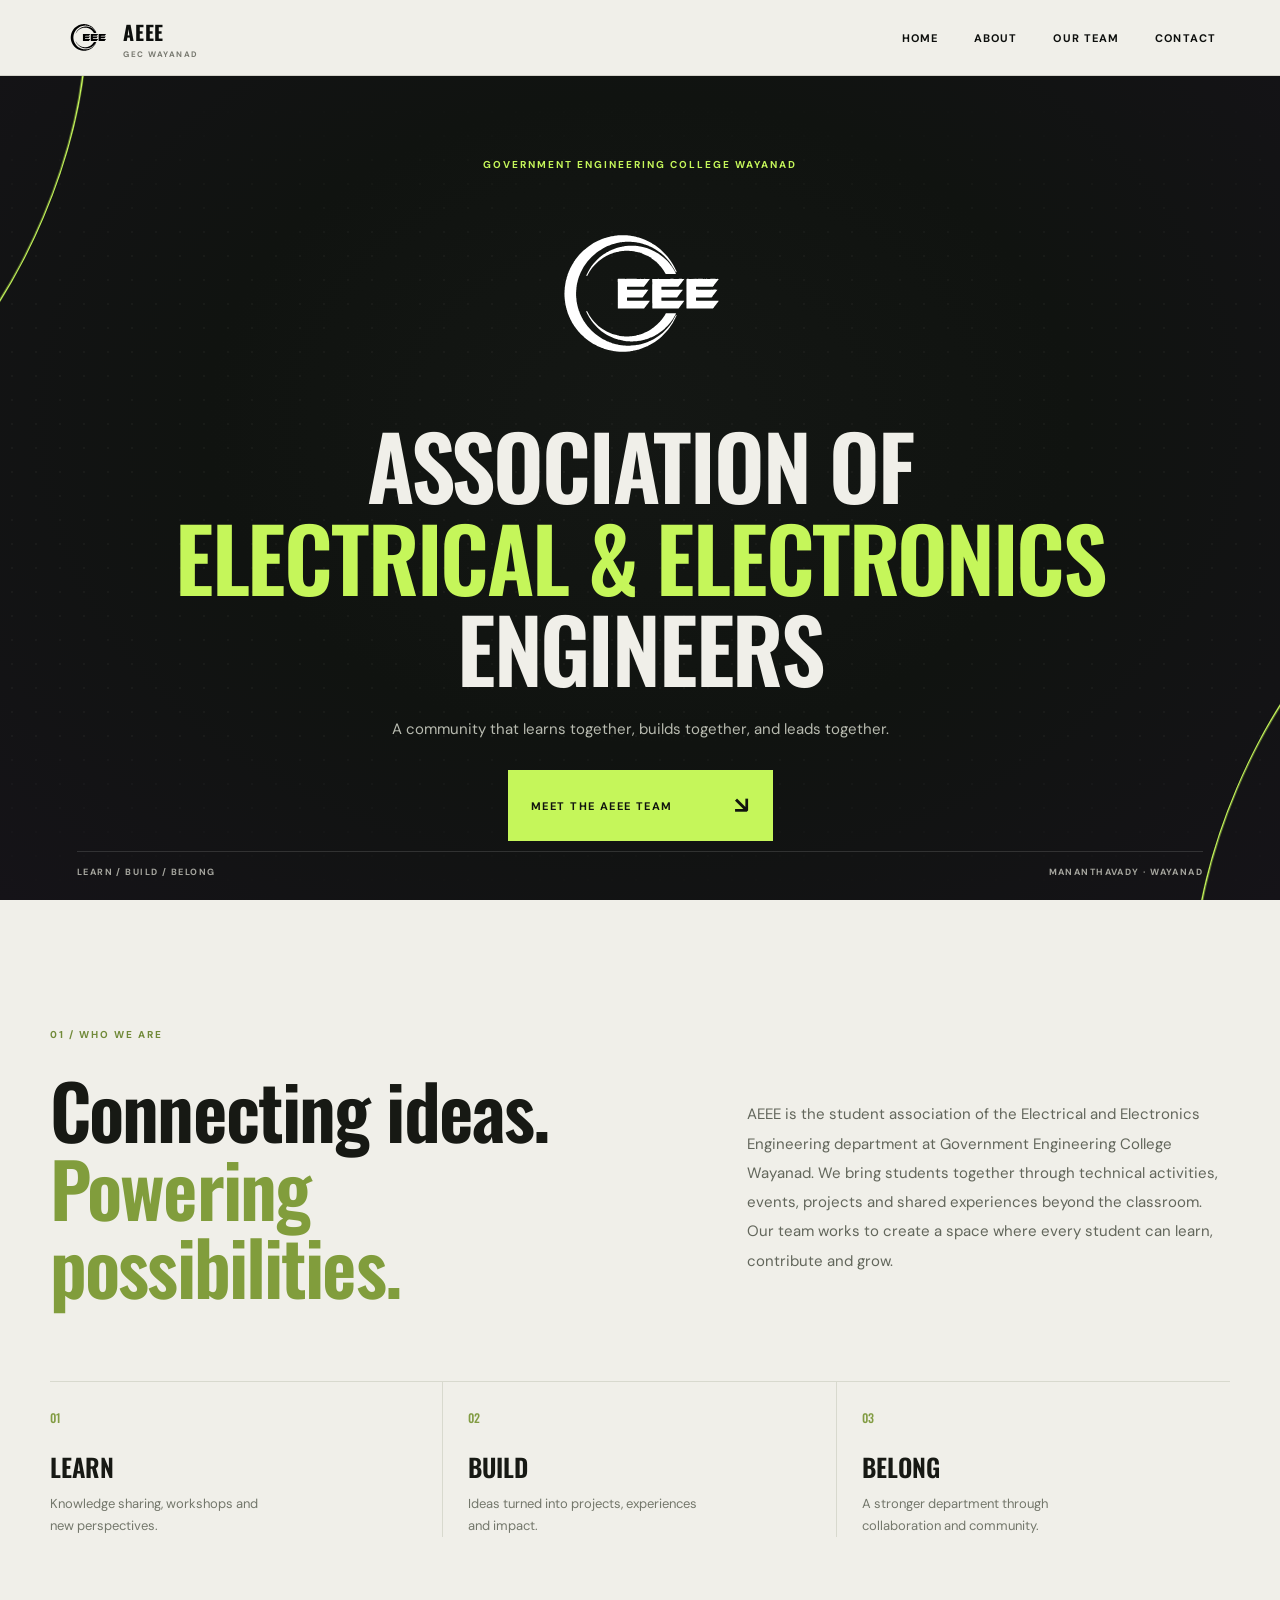
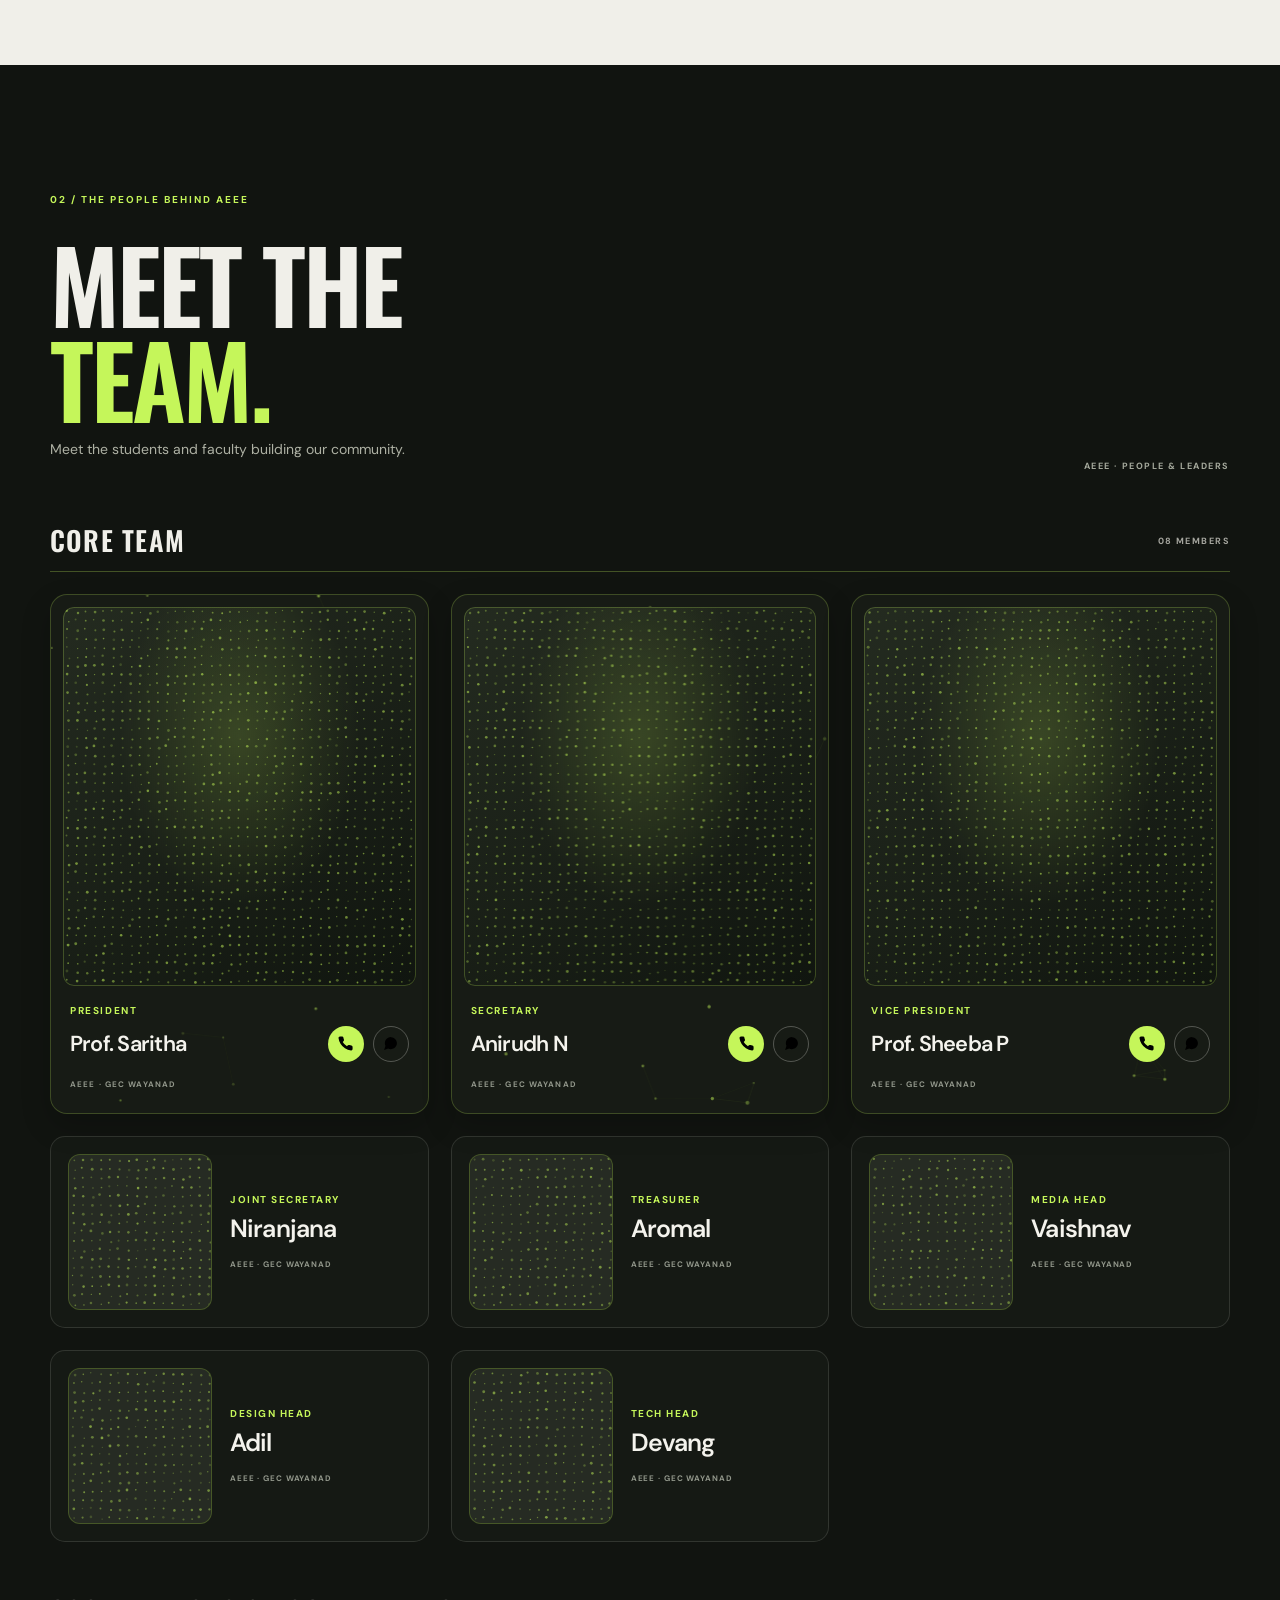
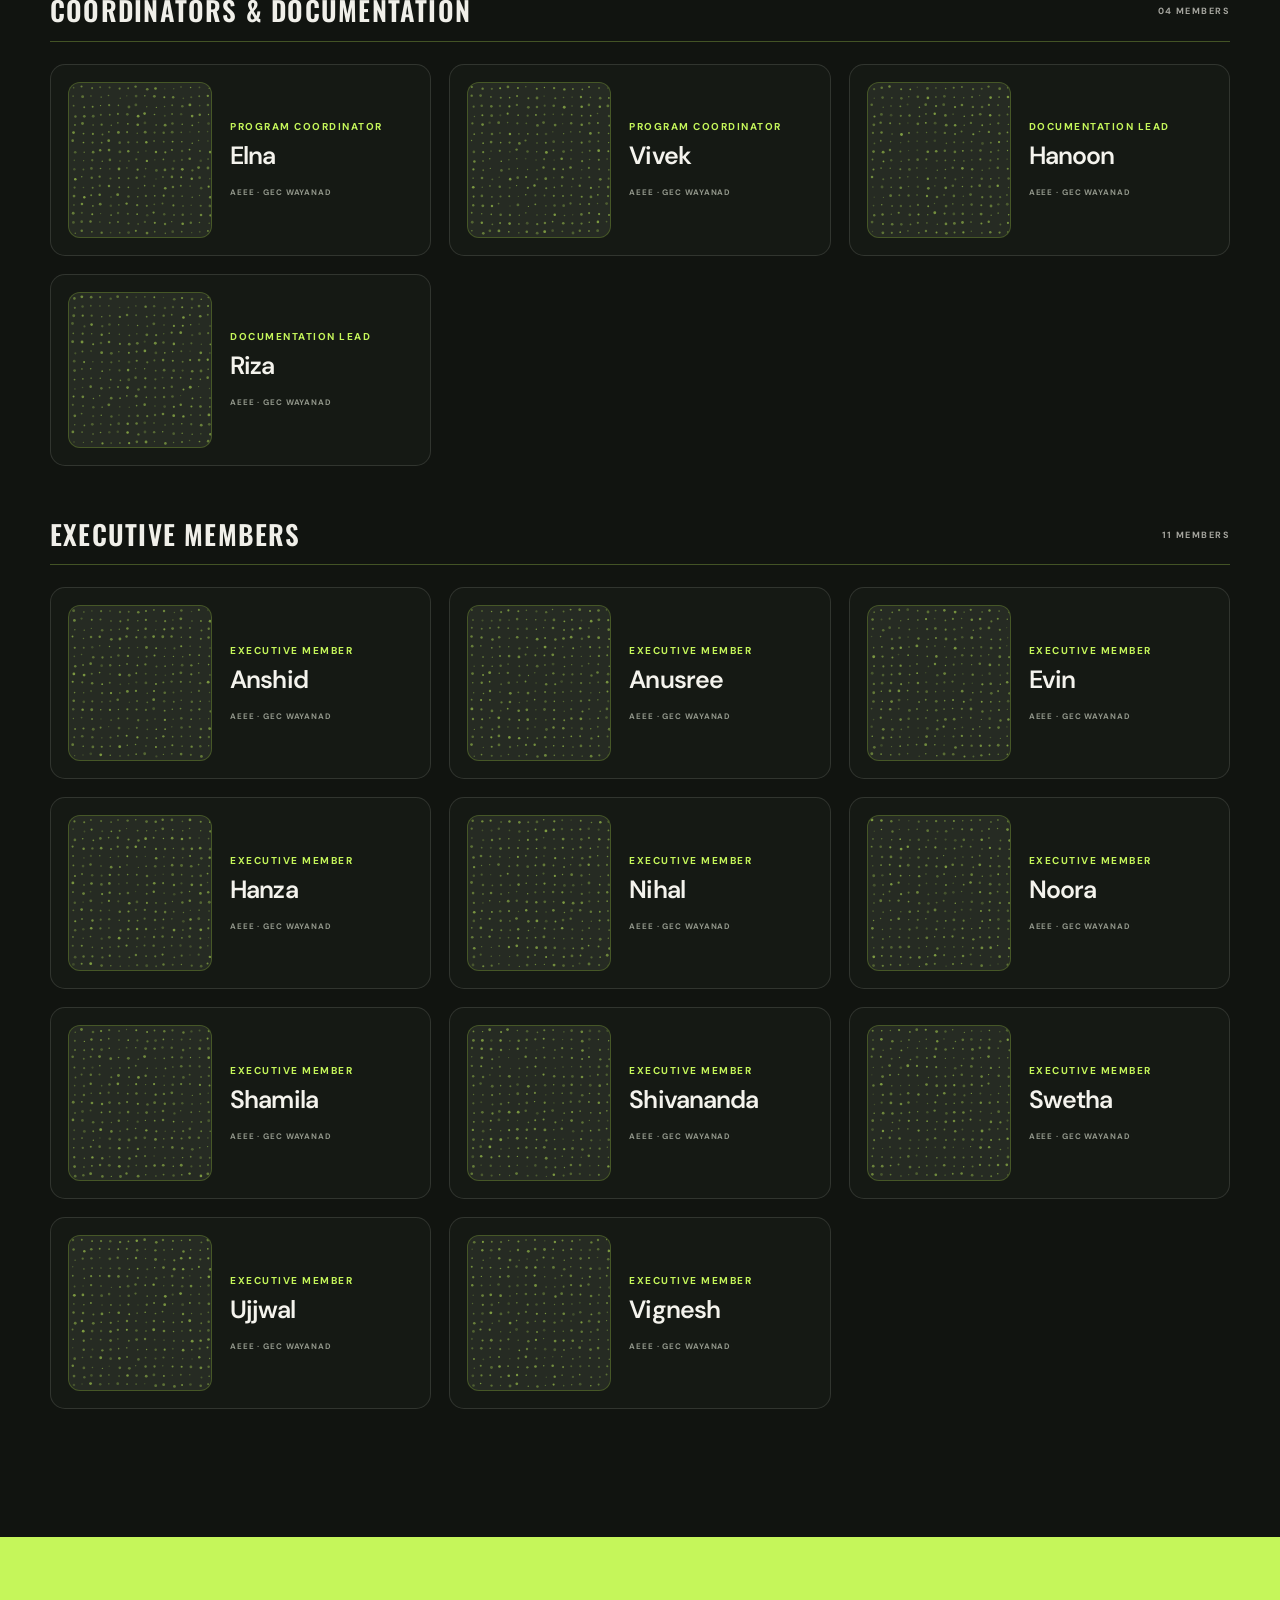
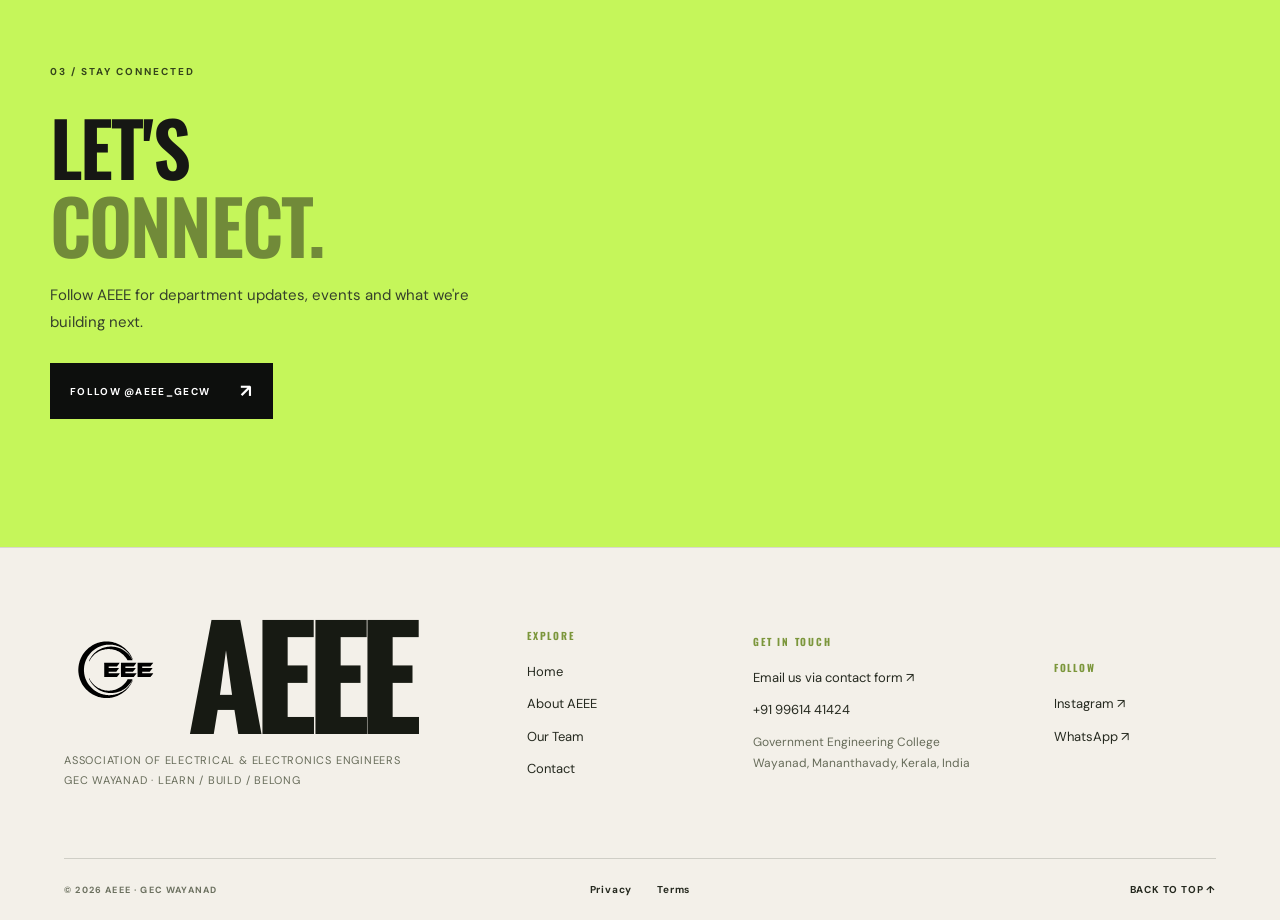
<file: index.html>
<!doctype html>
<html lang="en">
<head>
<meta charset="utf-8">
<meta name="viewport" content="width=device-width, initial-scale=1">
<meta name="theme-color" content="#0d0f0d">
<meta name="description" content="Association of Electrical and Electronics Engineers — Government Engineering College Wayanad. Meet our team and explore AEEE.">
<title>AEEE | GEC Wayanad</title>
<link rel="preconnect" href="https://fonts.googleapis.com">
<link rel="preconnect" href="https://fonts.gstatic.com" crossorigin>
<link href="https://fonts.googleapis.com/css2?family=DM+Sans:wght@400;500;600;700&family=Oswald:wght@400;500;600;700&display=swap" rel="stylesheet">
<link rel="stylesheet" href="style.css">
</head>
<body>
<header class="header">
  <a class="brand" href="#home"><img class="brand-mark-image" src="assets/aeee-logo-white.svg?v=1" alt="AEEE logo"><span>AEEE<small>GEC WAYANAD</small></span></a>
  <button class="menu-toggle" id="menuToggle" aria-label="Open navigation" aria-expanded="false">☰</button>
  <nav id="navigation"><a href="#home">Home</a><a href="#about">About</a><a href="#team">Our Team</a><a href="contact.html">Contact</a></nav>
</header>
<main>
<section class="hero" id="home">
  <div class="hero-glow"></div>
  <p class="eyebrow">GOVERNMENT ENGINEERING COLLEGE WAYANAD</p>
  <img class="hero-mark" src="assets/aeee-logo-white.svg?v=1" alt="AEEE logo" width="240" height="240" loading="eager" decoding="sync">
  <h1>ASSOCIATION OF<br><span>ELECTRICAL &amp; ELECTRONICS</span><br>ENGINEERS</h1>
  <p class="hero-copy">A community that learns together, builds together, and leads together.</p>
  <a class="hero-link" href="#team">MEET THE AEEE TEAM <span>↘</span></a>
  <div class="hero-foot"><span>LEARN / BUILD / BELONG</span><span>MANANTHAVADY · WAYANAD</span></div>
</section>
<section class="intro section" id="about">
  <div class="section-tag">01 / WHO WE ARE</div>
  <div class="intro-content"><h2>Connecting ideas.<br><em>Powering possibilities.</em></h2><p>AEEE is the student association of the Electrical and Electronics Engineering department at Government Engineering College Wayanad. We bring students together through technical activities, events, projects and shared experiences beyond the classroom. Our team works to create a space where every student can learn, contribute and grow.</p></div>
  <div class="values"><article><b>01</b><h3>LEARN</h3><p>Knowledge sharing, workshops and new perspectives.</p></article><article><b>02</b><h3>BUILD</h3><p>Ideas turned into projects, experiences and impact.</p></article><article><b>03</b><h3>BELONG</h3><p>A stronger department through collaboration and community.</p></article></div>
</section>
<section class="team section" id="team">
 <div class="section-tag">02 / THE PEOPLE BEHIND AEEE</div>
 <div class="team-heading"><div><h2>MEET THE<br><em>TEAM.</em></h2><p>Meet the students and faculty building our community.</p></div><span class="team-year">AEEE · PEOPLE &amp; LEADERS</span></div>
 <div class="team-directory">
<div class="member-group"><div class="member-group-heading"><h3>CORE TEAM</h3><span>08 MEMBERS</span></div><div class="member-grid"><article class="member-card">
      <div class="member-main">
        <div class="member-photo" role="img" aria-label="Portrait of Prof. Saritha"></div>
        <div class="member-info"><span class="member-role">President</span><div class="member-name-row"><h3>Prof. Saritha</h3><a class="contact-icon contact-call" href="tel:+919961441424" aria-label="Call AEEE"><svg viewBox="0 0 24 24" aria-hidden="true"><path d="M22 16.92v3a2 2 0 0 1-2.18 2 19.8 19.8 0 0 1-8.63-3.07 19.5 19.5 0 0 1-6-6A19.8 19.8 0 0 1 2.12 4.2 2 2 0 0 1 4.11 2h3a2 2 0 0 1 2 1.72c.12.96.35 1.9.7 2.8a2 2 0 0 1-.45 2.11L8.1 9.9a16 16 0 0 0 6 6l1.27-1.27a2 2 0 0 1 2.11-.45c.9.35 1.84.58 2.8.7A2 2 0 0 1 22 16.92z"/></svg></a><a class="contact-icon contact-whatsapp" href="https://wa.me/919961441424" target="_blank" rel="noopener noreferrer" aria-label="Message AEEE on WhatsApp"><svg viewBox="0 0 24 24" aria-hidden="true"><path d="M21 11.5a8.4 8.4 0 0 1-.9 3.8 8.5 8.5 0 0 1-7.6 4.7 8.4 8.4 0 0 1-3.8-.9L3 21l1.9-5.7a8.4 8.4 0 0 1-.9-3.8A8.5 8.5 0 0 1 8.7 3.9a8.4 8.4 0 0 1 3.8-.9h.5a8.5 8.5 0 0 1 8 8z"/></svg></a></div><span class="member-dept">AEEE · GEC WAYANAD</span></div>
      </div>
            
      </article>

<article class="member-card">
      <div class="member-main">
        <div class="member-photo" role="img" aria-label="Portrait of Rahil Rafeeq"></div>
        <div class="member-info"><span class="member-role">Secretary</span><div class="member-name-row"><h3>Anirudh N</h3><a class="contact-icon contact-call" href="tel:+919961441424" aria-label="Call AEEE"><svg viewBox="0 0 24 24" aria-hidden="true"><path d="M22 16.92v3a2 2 0 0 1-2.18 2 19.8 19.8 0 0 1-8.63-3.07 19.5 19.5 0 0 1-6-6A19.8 19.8 0 0 1 2.12 4.2 2 2 0 0 1 4.11 2h3a2 2 0 0 1 2 1.72c.12.96.35 1.9.7 2.8a2 2 0 0 1-.45 2.11L8.1 9.9a16 16 0 0 0 6 6l1.27-1.27a2 2 0 0 1 2.11-.45c.9.35 1.84.58 2.8.7A2 2 0 0 1 22 16.92z"/></svg></a><a class="contact-icon contact-whatsapp" href="https://wa.me/919961441424" target="_blank" rel="noopener noreferrer" aria-label="Message AEEE on WhatsApp"><svg viewBox="0 0 24 24" aria-hidden="true"><path d="M21 11.5a8.4 8.4 0 0 1-.9 3.8 8.5 8.5 0 0 1-7.6 4.7 8.4 8.4 0 0 1-3.8-.9L3 21l1.9-5.7a8.4 8.4 0 0 1-.9-3.8A8.5 8.5 0 0 1 8.7 3.9a8.4 8.4 0 0 1 3.8-.9h.5a8.5 8.5 0 0 1 8 8z"/></svg></a></div><span class="member-dept">AEEE · GEC WAYANAD</span></div>
      </div>
            
      </article>

<article class="member-card">
      <div class="member-main">
        <div class="member-photo" role="img" aria-label="Portrait of Prof. Sheeba P"></div>
        <div class="member-info"><span class="member-role">Vice President</span><div class="member-name-row"><h3>Prof. Sheeba P</h3><a class="contact-icon contact-call" href="tel:+919961441424" aria-label="Call AEEE"><svg viewBox="0 0 24 24" aria-hidden="true"><path d="M22 16.92v3a2 2 0 0 1-2.18 2 19.8 19.8 0 0 1-8.63-3.07 19.5 19.5 0 0 1-6-6A19.8 19.8 0 0 1 2.12 4.2 2 2 0 0 1 4.11 2h3a2 2 0 0 1 2 1.72c.12.96.35 1.9.7 2.8a2 2 0 0 1-.45 2.11L8.1 9.9a16 16 0 0 0 6 6l1.27-1.27a2 2 0 0 1 2.11-.45c.9.35 1.84.58 2.8.7A2 2 0 0 1 22 16.92z"/></svg></a><a class="contact-icon contact-whatsapp" href="https://wa.me/919961441424" target="_blank" rel="noopener noreferrer" aria-label="Message AEEE on WhatsApp"><svg viewBox="0 0 24 24" aria-hidden="true"><path d="M21 11.5a8.4 8.4 0 0 1-.9 3.8 8.5 8.5 0 0 1-7.6 4.7 8.4 8.4 0 0 1-3.8-.9L3 21l1.9-5.7a8.4 8.4 0 0 1-.9-3.8A8.5 8.5 0 0 1 8.7 3.9a8.4 8.4 0 0 1 3.8-.9h.5a8.5 8.5 0 0 1 8 8z"/></svg></a></div><span class="member-dept">AEEE · GEC WAYANAD</span></div>
      </div>
            
      </article>

<article class="member-card">
      <div class="member-main">
        <div class="member-photo" role="img" aria-label="Portrait of Niranjana"></div>
        <div class="member-info"><span class="member-role">Joint Secretary</span><h3>Niranjana</h3><span class="member-dept">AEEE · GEC WAYANAD</span></div>
      </div>
      </article>

<article class="member-card">
      <div class="member-main">
        <div class="member-photo" role="img" aria-label="Portrait of Aromal"></div>
        <div class="member-info"><span class="member-role">Treasurer</span><h3>Aromal</h3><span class="member-dept">AEEE · GEC WAYANAD</span></div>
      </div>
      </article>

<article class="member-card">
      <div class="member-main">
        <div class="member-photo" role="img" aria-label="Portrait of Vaishnav"></div>
        <div class="member-info"><span class="member-role">Media Head</span><h3>Vaishnav</h3><span class="member-dept">AEEE · GEC WAYANAD</span></div>
      </div>
      </article>
<article class="member-card">
      <div class="member-main">
        <div class="member-photo" role="img" aria-label="Portrait of Adil"></div>
        <div class="member-info"><span class="member-role">Design Head</span><h3>Adil</h3><span class="member-dept">AEEE · GEC WAYANAD</span></div>
      </div>
      </article>

<article class="member-card">
      <div class="member-main">
        <div class="member-photo" role="img" aria-label="Portrait of Devang"></div>
        <div class="member-info"><span class="member-role">Tech Head</span><h3>Devang</h3><span class="member-dept">AEEE · GEC WAYANAD</span></div>
      </div>
      </article>
</div></div>
<div class="member-group"><div class="member-group-heading"><h3>COORDINATORS & DOCUMENTATION</h3><span>04 MEMBERS</span></div><div class="member-grid"><article class="member-card">
      <div class="member-main">
        <div class="member-photo" role="img" aria-label="Portrait of Elna"></div>
        <div class="member-info"><span class="member-role">Program Coordinator</span><h3>Elna</h3><span class="member-dept">AEEE · GEC WAYANAD</span></div>
      </div>
      </article>

<article class="member-card">
      <div class="member-main">
        <div class="member-photo" role="img" aria-label="Portrait of Vivek"></div>
        <div class="member-info"><span class="member-role">Program Coordinator</span><h3>Vivek</h3><span class="member-dept">AEEE · GEC WAYANAD</span></div>
      </div>
      </article>

<article class="member-card">
      <div class="member-main">
        <div class="member-photo" role="img" aria-label="Portrait of Hanoon"></div>
        <div class="member-info"><span class="member-role">Documentation Lead</span><h3>Hanoon</h3><span class="member-dept">AEEE · GEC WAYANAD</span></div>
      </div>
      </article>
<article class="member-card">
      <div class="member-main">
        <div class="member-photo" role="img" aria-label="Portrait of Riza"></div>
        <div class="member-info"><span class="member-role">Documentation Lead</span><h3>Riza</h3><span class="member-dept">AEEE · GEC WAYANAD</span></div>
      </div>
      </article>
</div></div>
<div class="member-group"><div class="member-group-heading"><h3>EXECUTIVE MEMBERS</h3><span>11 MEMBERS</span></div><div class="member-grid"><article class="member-card">
      <div class="member-main">
        <div class="member-photo" role="img" aria-label="Portrait of Anshid"></div>
        <div class="member-info"><span class="member-role">Executive Member</span><h3>Anshid</h3><span class="member-dept">AEEE · GEC WAYANAD</span></div>
      </div>
      </article>

<article class="member-card">
      <div class="member-main">
        <div class="member-photo" role="img" aria-label="Portrait of Anusree"></div>
        <div class="member-info"><span class="member-role">Executive Member</span><h3>Anusree</h3><span class="member-dept">AEEE · GEC WAYANAD</span></div>
      </div>
      </article>

<article class="member-card">
      <div class="member-main">
        <div class="member-photo" role="img" aria-label="Portrait of Evin"></div>
        <div class="member-info"><span class="member-role">Executive Member</span><h3>Evin</h3><span class="member-dept">AEEE · GEC WAYANAD</span></div>
      </div>
      </article>

<article class="member-card">
      <div class="member-main">
        <div class="member-photo" role="img" aria-label="Portrait of Hanza"></div>
        <div class="member-info"><span class="member-role">Executive Member</span><h3>Hanza</h3><span class="member-dept">AEEE · GEC WAYANAD</span></div>
      </div>
      </article>

<article class="member-card">
      <div class="member-main">
        <div class="member-photo" role="img" aria-label="Portrait of Nihal"></div>
        <div class="member-info"><span class="member-role">Executive Member</span><h3>Nihal</h3><span class="member-dept">AEEE · GEC WAYANAD</span></div>
      </div>
      </article>

<article class="member-card">
      <div class="member-main">
        <div class="member-photo" role="img" aria-label="Portrait of Noora"></div>
        <div class="member-info"><span class="member-role">Executive Member</span><h3>Noora</h3><span class="member-dept">AEEE · GEC WAYANAD</span></div>
      </div>
      </article>

<article class="member-card">
      <div class="member-main">
        <div class="member-photo" role="img" aria-label="Portrait of Shamila"></div>
        <div class="member-info"><span class="member-role">Executive Member</span><h3>Shamila</h3><span class="member-dept">AEEE · GEC WAYANAD</span></div>
      </div>
      </article>

<article class="member-card">
      <div class="member-main">
        <div class="member-photo" role="img" aria-label="Portrait of Shivananda"></div>
        <div class="member-info"><span class="member-role">Executive Member</span><h3>Shivananda</h3><span class="member-dept">AEEE · GEC WAYANAD</span></div>
      </div>
      </article>

<article class="member-card">
      <div class="member-main">
        <div class="member-photo" role="img" aria-label="Portrait of Swetha"></div>
        <div class="member-info"><span class="member-role">Executive Member</span><h3>Swetha</h3><span class="member-dept">AEEE · GEC WAYANAD</span></div>
      </div>
      </article>

<article class="member-card">
      <div class="member-main">
        <div class="member-photo" role="img" aria-label="Portrait of Ujjwal"></div>
        <div class="member-info"><span class="member-role">Executive Member</span><h3>Ujjwal</h3><span class="member-dept">AEEE · GEC WAYANAD</span></div>
      </div>
      </article>

<article class="member-card">
      <div class="member-main">
        <div class="member-photo" role="img" aria-label="Portrait of Vignesh"></div>
        <div class="member-info"><span class="member-role">Executive Member</span><h3>Vignesh</h3><span class="member-dept">AEEE · GEC WAYANAD</span></div>
      </div>
      </article>
</div></div>
 </div>
</section>
<section class="contact section" id="contact">
 <div class="section-tag">03 / STAY CONNECTED</div><h2>LET'S<br><em>CONNECT.</em></h2>
 <p>Follow AEEE for department updates, events and what we're building next.</p>
 <a class="instagram" href="https://www.instagram.com/aeee_gecw/" target="_blank" rel="noopener noreferrer">FOLLOW @AEEE_GECW <span>↗</span></a>
</section>
</main>
<footer class="site-footer">
  <div class="footer-inner">
    <div class="footer-brand-panel">
      <a class="footer-wordmark" href="#home" aria-label="AEEE home">
        <img src="assets/aeee-logo-white.svg?v=1" alt="">
        <span>AEEE</span>
      </a>
      <p>Association of Electrical & Electronics Engineers<br>GEC Wayanad · Learn / Build / Belong</p>
    </div>
    <div class="footer-column">
      <span class="footer-label">EXPLORE</span>
      <a href="#home">Home</a>
      <a href="#about">About AEEE</a>
      <a href="#team">Our Team</a>
      <a href="contact.html">Contact</a>
    </div>
    <div class="footer-column footer-contact-column">
      <span class="footer-label">GET IN TOUCH</span>
      <a href="contact.html">Email us via contact form ↗</a>
      <a href="tel:+919961441424">+91 99614 41424</a>
      <span>Government Engineering College<br>Wayanad, Mananthavady, Kerala, India</span>
    </div>
    <div class="footer-column footer-social-column">
      <span class="footer-label">FOLLOW</span>
      <a href="https://www.instagram.com/aeee_gecw/" target="_blank" rel="noopener noreferrer">Instagram ↗</a>
      <a href="https://wa.me/919961441424" target="_blank" rel="noopener noreferrer">WhatsApp ↗</a>
    </div>
  </div>
  <div class="footer-legal">
    <span>© <span id="year"></span> AEEE · GEC WAYANAD</span>
    <div><a href="privacy.html">Privacy</a><a href="terms.html">Terms</a></div>
    <a class="footer-back-top" href="#home">BACK TO TOP ↑</a>
  </div>
</footer>
<script src="script.js"></script>
</body></html>
</file>
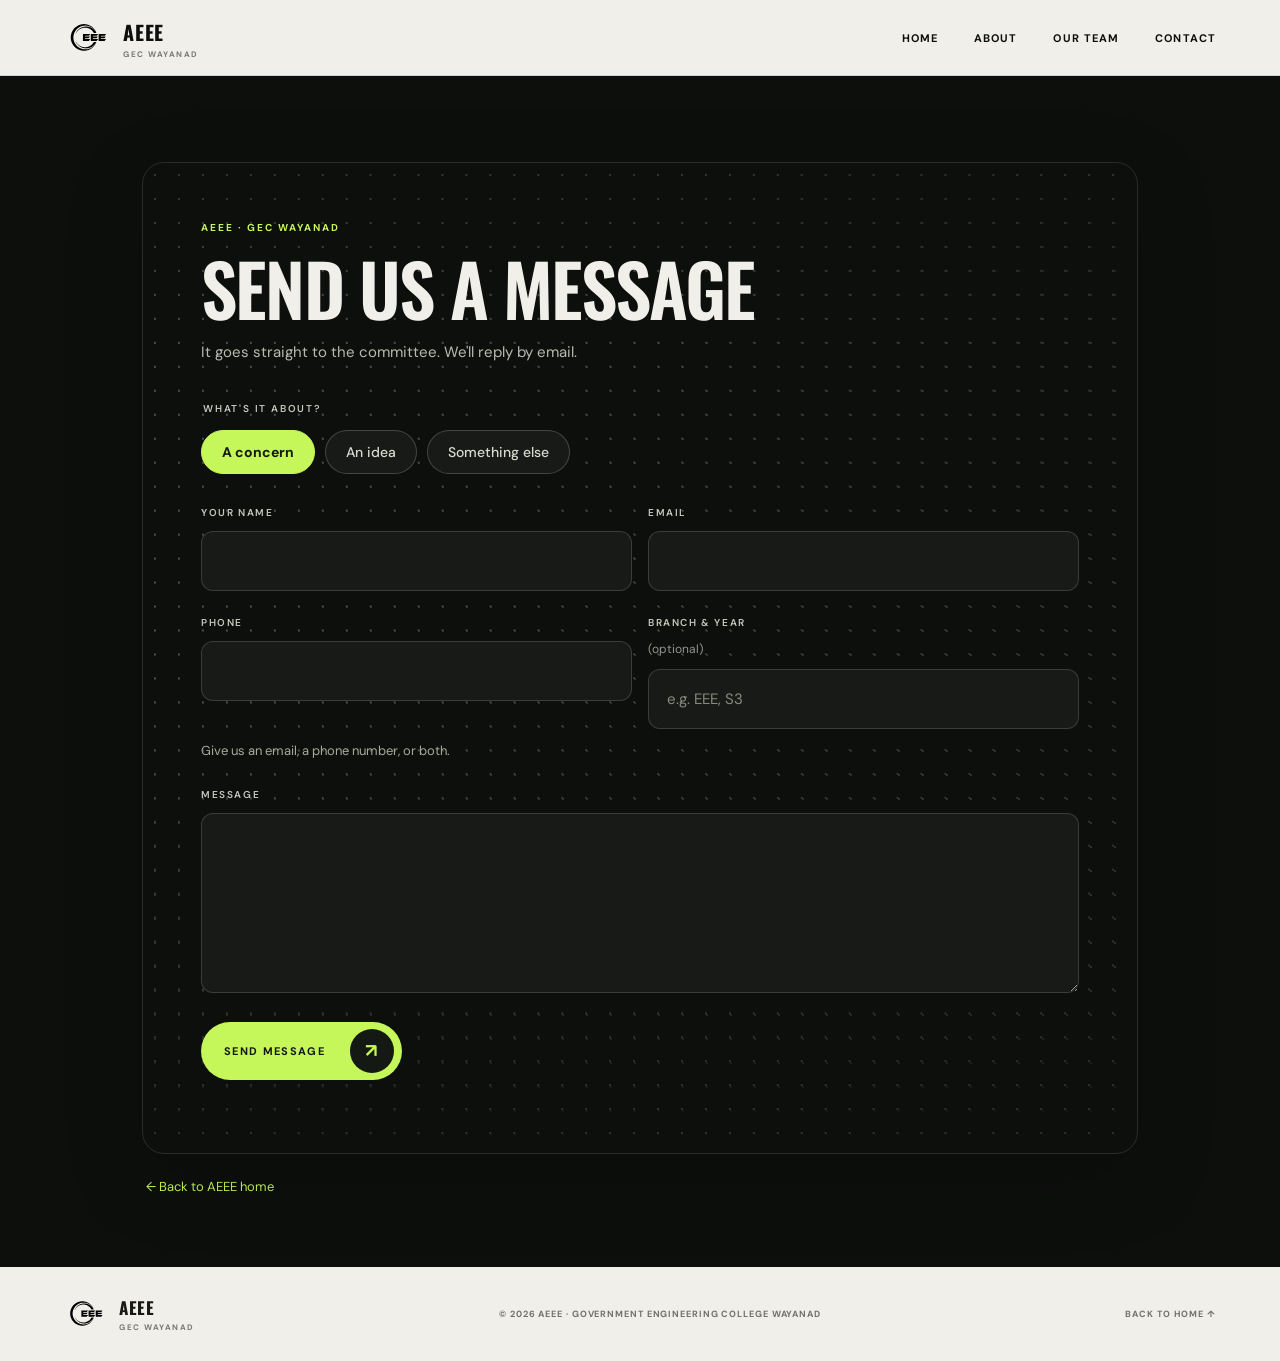
<file: contact.html>
<!doctype html>
<html lang="en">
<head>
<meta charset="utf-8">
<meta name="viewport" content="width=device-width, initial-scale=1">
<meta name="theme-color" content="#0d0f0d">
<meta name="description" content="Get in touch with the Association of Electrical and Electronics Engineers at Government Engineering College Wayanad.">
<title>Contact AEEE | GEC Wayanad</title>
<link rel="preconnect" href="https://fonts.googleapis.com">
<link rel="preconnect" href="https://fonts.gstatic.com" crossorigin>
<link href="https://fonts.googleapis.com/css2?family=DM+Sans:wght@400;500;600;700&family=Oswald:wght@400;500;600;700&display=swap" rel="stylesheet">
<link rel="stylesheet" href="style.css">
</head>
<body class="contact-page-body">
<header class="header">
  <a class="brand" href="index.html#home"><img class="brand-mark-image" src="assets/aeee-logo-white.svg?v=1" alt="AEEE logo"><span>AEEE<small>GEC WAYANAD</small></span></a>
  <button class="menu-toggle" id="menuToggle" aria-label="Open navigation" aria-expanded="false">☰</button>
  <nav id="navigation"><a href="index.html#home">Home</a><a href="index.html#about">About</a><a href="index.html#team">Our Team</a><a class="active" href="contact.html">Contact</a></nav>
</header>
<main class="contact-page-main">
  <section class="message-card">
    <div class="message-card-heading">
      <span class="message-kicker">AEEE · GEC WAYANAD</span>
      <h1>Send us a message</h1>
      <p>It goes straight to the committee. We'll reply by email.</p>
    </div>
    <form id="committeeMessageForm" class="committee-form" action="https://dropgram.anokhagecw.workers.dev/f/fk_DO3AcdoGzSkDhaxS-kU1gw" method="POST">
      <fieldset class="topic-field">
        <legend>WHAT'S IT ABOUT?</legend>
        <div class="topic-options" role="group" aria-label="Message topic">
          <button type="button" class="topic-option selected" aria-pressed="true" data-topic="A concern">A concern</button>
          <button type="button" class="topic-option" aria-pressed="false" data-topic="An idea">An idea</button>
          <button type="button" class="topic-option" aria-pressed="false" data-topic="Something else">Something else</button>
        </div>
        <input type="hidden" id="messageTopic" name="topic" value="A concern">
      </fieldset>
      <div class="form-grid">
        <label class="form-field">YOUR NAME
          <input type="text" name="name" autocomplete="name" required>
        </label>
        <label class="form-field">EMAIL
          <input type="email" name="email" autocomplete="email" required>
        </label>
        <label class="form-field">PHONE
          <input type="tel" name="phone" autocomplete="tel">
        </label>
        <label class="form-field">BRANCH &amp; YEAR <span>(optional)</span>
          <input type="text" name="branch" placeholder="e.g. EEE, S3">
        </label>
      </div>
      <p class="form-hint">Give us an email, a phone number, or both.</p>
      <label class="form-field message-field">MESSAGE
        <textarea name="message" rows="6" required></textarea>
      </label>
      <button class="send-message-button" type="submit">Send message <span aria-hidden="true">↗</span></button>
      <p class="form-status" id="formStatus" role="status" aria-live="polite"></p>
    </form>
  </section>
  <p class="contact-page-back"><a href="index.html">← Back to AEEE home</a></p>
</main>
<footer><a class="brand footer-brand" href="index.html#home"><img class="brand-mark-image" src="assets/aeee-logo-white.svg?v=1" alt="AEEE logo"><span>AEEE<small>GEC WAYANAD</small></span></a><span>© <span id="year"></span> AEEE · GOVERNMENT ENGINEERING COLLEGE WAYANAD</span><a href="index.html#home">BACK TO HOME ↑</a></footer>
<script src="script.js"></script>
<script>
const topicButtons = document.querySelectorAll(".topic-option");
const topicInput = document.getElementById("messageTopic");
topicButtons.forEach(button => button.addEventListener("click", () => {
  topicButtons.forEach(item => {
    const selected = item === button;
    item.classList.toggle("selected", selected);
    item.setAttribute("aria-pressed", String(selected));
  });
  topicInput.value = button.dataset.topic;
}));
// The browser submits the form directly to the configured Dropgram endpoint.
</script>
</body>
</html>
</file>
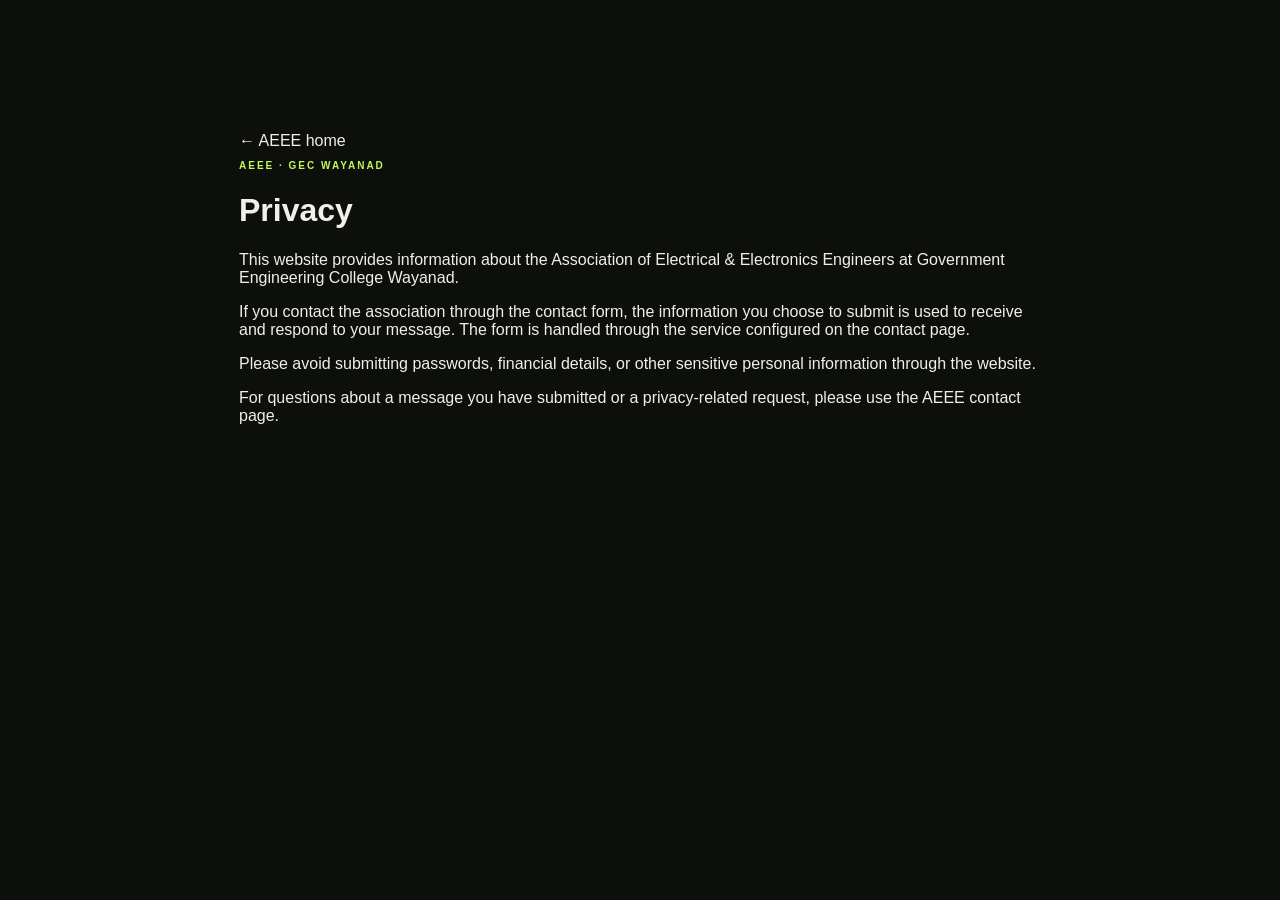
<file: privacy.html>
<!doctype html>
<html lang="en"><head><meta charset="utf-8"><meta name="viewport" content="width=device-width, initial-scale=1"><meta name="theme-color" content="#0d0f0d"><title>Privacy | AEEE GEC Wayanad</title><link rel="stylesheet" href="style.css"></head>
<body><main style="max-width:850px;margin:12vh auto;padding:24px;color:var(--paper)"><a href="index.html">← AEEE home</a><p class="section-tag">AEEE · GEC WAYANAD</p><h1>Privacy</h1><p>This website provides information about the Association of Electrical & Electronics Engineers at Government Engineering College Wayanad.</p><p>If you contact the association through the contact form, the information you choose to submit is used to receive and respond to your message. The form is handled through the service configured on the contact page.</p><p>Please avoid submitting passwords, financial details, or other sensitive personal information through the website.</p><p>For questions about a message you have submitted or a privacy-related request, please use the <a href="contact.html">AEEE contact page</a>.</p></main></body></html>
</file>
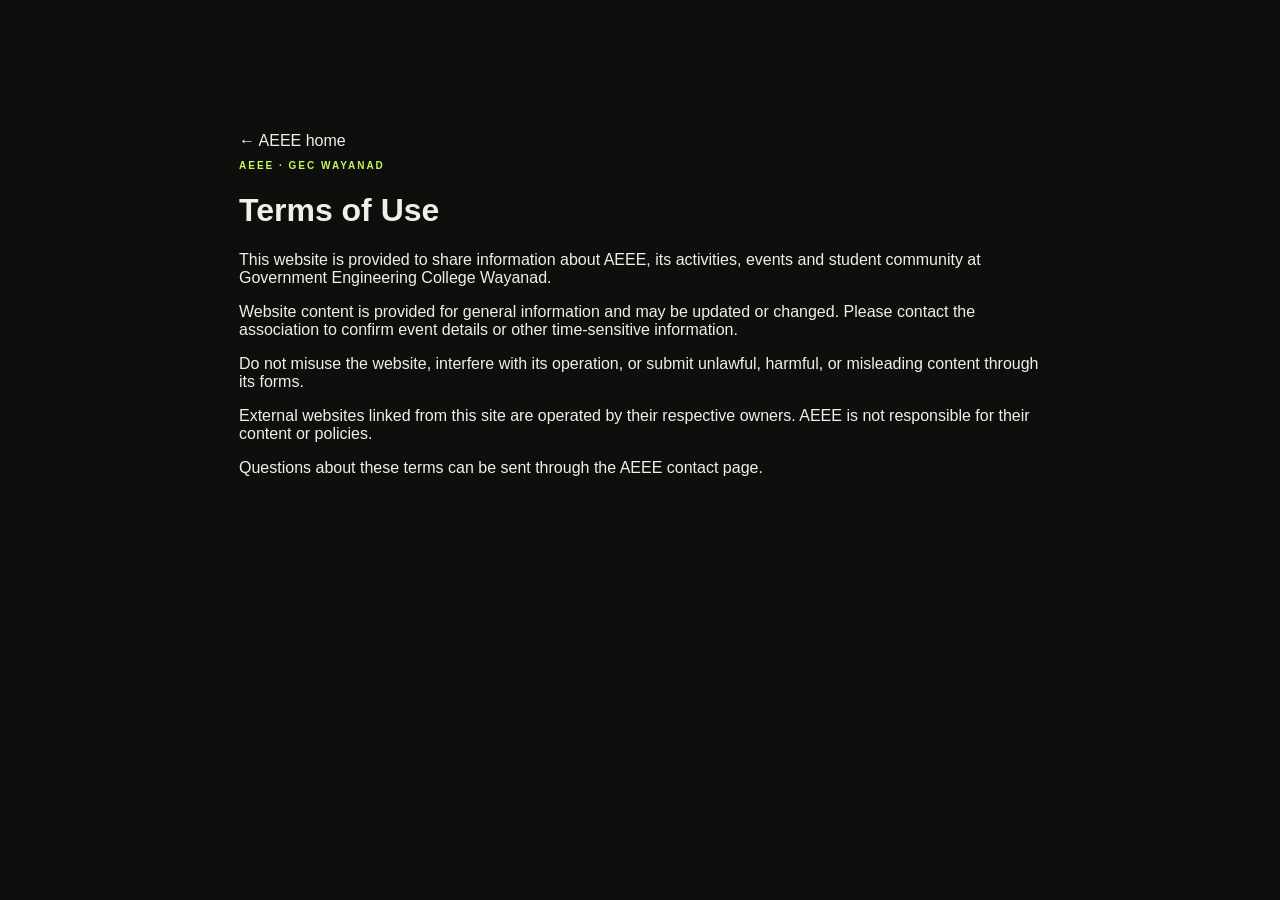
<file: terms.html>
<!doctype html>
<html lang="en"><head><meta charset="utf-8"><meta name="viewport" content="width=device-width, initial-scale=1"><meta name="theme-color" content="#0d0f0d"><title>Terms | AEEE GEC Wayanad</title><link rel="stylesheet" href="style.css"></head>
<body><main style="max-width:850px;margin:12vh auto;padding:24px;color:var(--paper)"><a href="index.html">← AEEE home</a><p class="section-tag">AEEE · GEC WAYANAD</p><h1>Terms of Use</h1><p>This website is provided to share information about AEEE, its activities, events and student community at Government Engineering College Wayanad.</p><p>Website content is provided for general information and may be updated or changed. Please contact the association to confirm event details or other time-sensitive information.</p><p>Do not misuse the website, interfere with its operation, or submit unlawful, harmful, or misleading content through its forms.</p><p>External websites linked from this site are operated by their respective owners. AEEE is not responsible for their content or policies.</p><p>Questions about these terms can be sent through the <a href="contact.html">AEEE contact page</a>.</p></main></body></html>
</file>
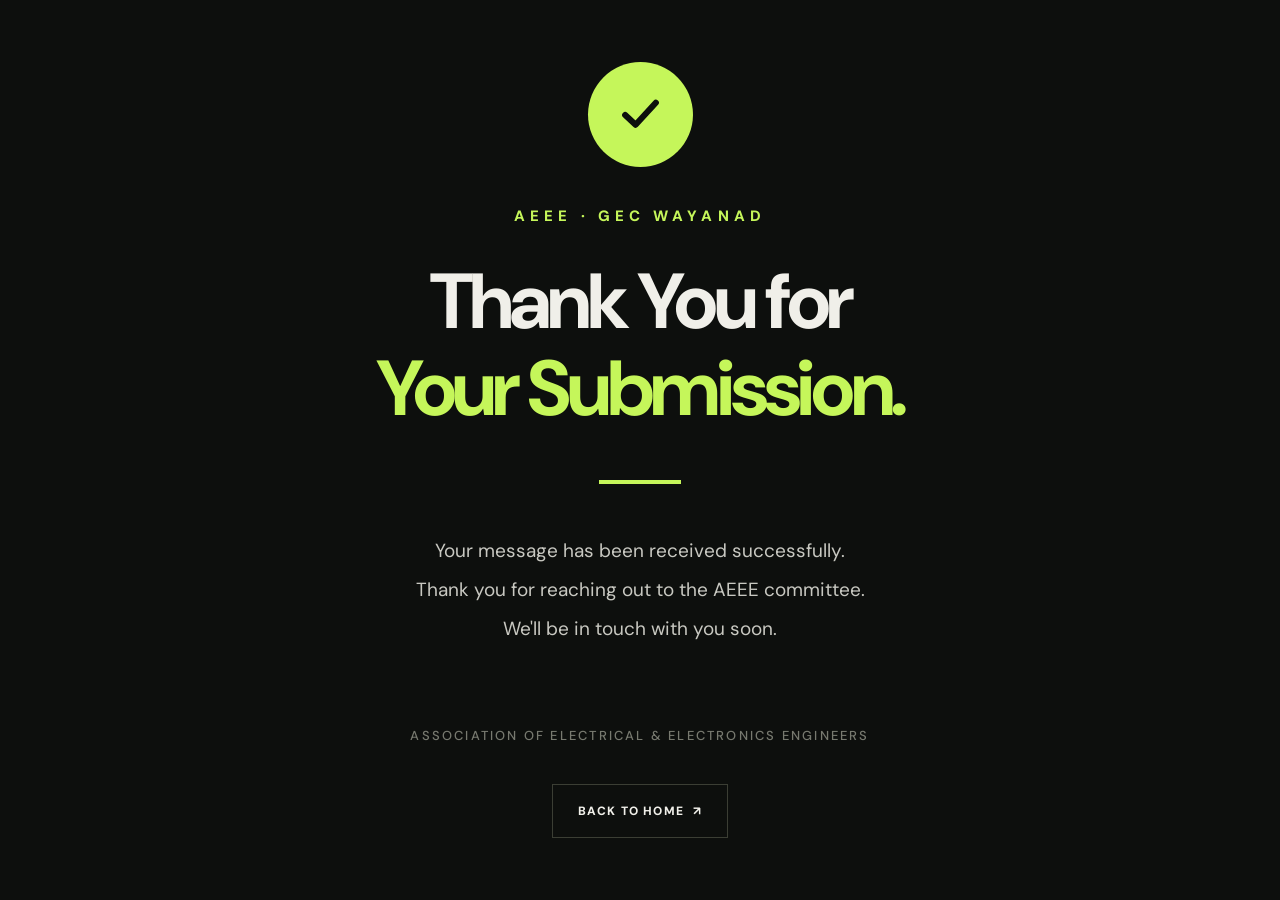
<file: thankyou.html>
<!doctype html>
<html lang="en">
<head>
<meta charset="utf-8">
<meta name="viewport" content="width=device-width, initial-scale=1">
<meta name="theme-color" content="#0d0f0d">
<meta name="description" content="Thank you for contacting the AEEE committee at Government Engineering College Wayanad.">
<title>Thank You | AEEE GEC Wayanad</title>
<link rel="preconnect" href="https://fonts.googleapis.com">
<link rel="preconnect" href="https://fonts.gstatic.com" crossorigin>
<link href="https://fonts.googleapis.com/css2?family=DM+Sans:wght@400;500;600;700;800&display=swap" rel="stylesheet">
<style>
:root{--bg:#0d0f0d;--lime:#c5f65a;--cream:#f0efe9}
*{box-sizing:border-box}
html{min-height:100%;background:var(--bg)}
body{margin:0;min-height:100vh;background:var(--bg);color:var(--cream);font-family:"DM Sans",sans-serif;display:flex;align-items:center;justify-content:center;padding:48px 22px;overflow-x:hidden}
.thankyou{width:100%;max-width:850px;text-align:center;display:flex;align-items:center;flex-direction:column}
.success-mark{width:105px;height:105px;border-radius:50%;background:var(--lime);display:grid;place-items:center;margin:0 auto 39px;color:#0d0f0d}
.success-mark svg{width:49px;height:49px;display:block}
.kicker{font-size:15px;font-weight:800;letter-spacing:.34em;color:var(--lime);margin:0 0 32px}
h1{font-size:clamp(44px,7vw,78px);line-height:1.12;letter-spacing:-.055em;font-weight:700;margin:0;color:var(--cream)}
h1 span{display:block;color:var(--lime)}
.rule{width:82px;height:4px;background:var(--lime);margin:48px auto 48px}
.message{font-size:19px;line-height:2.05;color:#c8c8c1;margin:0}
.signature{font-size:13px;letter-spacing:.17em;color:#77796f;margin:78px 0 40px;font-weight:500}
.home-link{min-height:54px;padding:0 25px;border:1px solid #3b3e34;color:var(--cream);text-decoration:none;display:inline-flex;align-items:center;justify-content:center;gap:9px;font-size:12px;font-weight:800;letter-spacing:.1em;transition:background .2s ease,border-color .2s ease,color .2s ease}
.home-link:hover{background:var(--lime);border-color:var(--lime);color:#10120e}
@media(max-width:600px){body{padding:36px 20px}.success-mark{width:86px;height:86px;margin-bottom:32px}.success-mark svg{width:41px;height:41px}.kicker{font-size:11px;letter-spacing:.27em;margin-bottom:26px}h1{font-size:clamp(39px,10vw,58px)}.rule{margin:36px auto}.message{font-size:15px;line-height:1.9}.signature{font-size:10px;line-height:1.8;margin:60px 0 32px;letter-spacing:.13em}}
@media(prefers-reduced-motion:reduce){*{transition:none!important}}
</style>
</head>
<body>
<main class="thankyou">
  <div class="success-mark" aria-label="Success">
    <svg viewBox="0 0 48 48" fill="none" aria-hidden="true"><path d="M9 24.5 19.2 34 39 12.5" stroke="currentColor" stroke-width="6" stroke-linecap="round" stroke-linejoin="round"/></svg>
  </div>
  <p class="kicker">AEEE · GEC WAYANAD</p>
  <h1>Thank You for <span>Your Submission.</span></h1>
  <div class="rule" aria-hidden="true"></div>
  <p class="message">Your message has been received successfully.<br>Thank you for reaching out to the AEEE committee.<br>We'll be in touch with you soon.</p>
  <p class="signature">ASSOCIATION OF ELECTRICAL &amp; ELECTRONICS ENGINEERS</p>
  <a class="home-link" href="index.html">BACK TO HOME <span aria-hidden="true">↗</span></a>
</main>
</body>
</html>
</file>
<file: style.css>
:root{--bg:#0d0f0d;--panel:#171a16;--paper:#f0efe9;--ink:#171914;--muted:#a6a69f;--lime:#c5f65a;--violet:#c5f65a;--line:rgba(255,255,255,.13);--max:1180px}
*{box-sizing:border-box}html{scroll-behavior:smooth;scroll-padding-top:84px}body{margin:0;background:var(--bg);color:var(--paper);font-family:"DM Sans",Arial,sans-serif;-webkit-font-smoothing:antialiased}a{color:inherit;text-decoration:none}.header{height:76px;padding:0 clamp(20px,5vw,76px);display:flex;align-items:center;justify-content:space-between;background:#f0efe9;color:#0d0f0d;position:sticky;top:0;z-index:10;border-bottom:1px solid #d5d4cc}.brand{display:inline-flex;align-items:center;gap:11px;font-family:"Oswald",sans-serif;font-size:20px;font-weight:700;letter-spacing:.04em}.brand small{display:block;font:700 8px "DM Sans",sans-serif;letter-spacing:.19em;color:#77786f;margin-top:2px}.brand-mark{display:grid;place-items:center;width:38px;height:38px;border:2px solid currentColor;border-radius:50%;font:600 12px "Oswald",sans-serif;letter-spacing:-.04em}.header nav{display:flex;gap:36px;align-items:center}.header nav a{font-size:11px;font-weight:700;letter-spacing:.1em;text-transform:uppercase}.header nav a:hover{color:var(--violet)}.menu-toggle{display:none;background:none;border:0;color:inherit;font-size:25px}.hero{min-height:calc(100svh - 76px);padding:38px clamp(20px,6vw,90px) 25px;display:flex;flex-direction:column;align-items:center;justify-content:center;text-align:center;position:relative;overflow:hidden;background:radial-gradient(ellipse at 50% 42%,#141714 0%,#101310 48%,#151318 100%)}.hero:before,.hero:after{content:"";position:absolute;width:230px;height:530px;border:1px solid rgba(197,246,90,.38);border-radius:50%;transform:rotate(23deg);pointer-events:none}.hero:before{left:-180px;top:-170px;box-shadow:20px 0 0 -19px var(--violet),40px 0 0 -39px rgba(197,246,90,.25)}.hero:after{right:-180px;bottom:-200px;box-shadow:-20px 0 0 -19px var(--violet),-40px 0 0 -39px rgba(197,246,90,.25)}.hero-glow{position:absolute;inset:0;opacity:.22;background-image:radial-gradient(#fff 1px,transparent 1px);background-size:24px 24px;mask-image:linear-gradient(transparent,#000 20%,#000 80%,transparent)}.eyebrow,.section-tag{position:relative;font-size:10px;font-weight:700;letter-spacing:.2em;color:var(--lime)}.hero-mark{position:relative;display:block;flex:0 0 auto;width:clamp(150px,18vw,210px);height:clamp(150px,18vw,210px);min-width:150px;min-height:150px;aspect-ratio:1;object-fit:contain;border:0;border-radius:0;margin:10px auto 18px;box-shadow:none}.hero h1{position:relative;font:600 clamp(42px,7vw,88px)/1.04 "Oswald",sans-serif;letter-spacing:-.025em;margin:0;max-width:1050px}.hero h1 span{color:var(--lime)}.hero-copy{position:relative;max-width:520px;color:#b8bbb0;font-size:15px;line-height:1.8;margin:22px 0 27px}.hero-link,.instagram{position:relative;display:inline-flex;gap:30px;align-items:center;background:var(--lime);color:#161714;padding:16px 20px;font-size:10px;font-weight:700;letter-spacing:.13em}.hero-link span,.instagram span{font-size:18px}.hero-link:hover,.instagram:hover{background:#dcff91}.hero-foot{position:absolute;bottom:22px;left:clamp(20px,6vw,90px);right:clamp(20px,6vw,90px);display:flex;justify-content:space-between;border-top:1px solid var(--line);padding-top:14px;color:#a6a69f;font-size:9px;font-weight:700;letter-spacing:.16em}.section{padding:clamp(76px,10vw,130px) max(20px,calc((100vw - var(--max))/2))}.intro{background:var(--paper);color:var(--ink)}.intro .section-tag{color:#718a39}.intro-content{display:grid;grid-template-columns:1.1fr .9fr;gap:9%;align-items:center;margin:30px 0 76px}.intro h2,.contact h2{font:600 clamp(40px,6vw,75px)/1.04 "Oswald",sans-serif;letter-spacing:-.025em;margin:0}.intro h2 em,.contact h2 em{font-style:normal;color:#819d3c}.intro-content>p{max-width:520px;color:#62665b;font-size:15px;line-height:1.95;margin:0}.values{display:grid;grid-template-columns:repeat(3,1fr);border-top:1px solid #d8d9ce}.values article{padding:25px 25px 0;border-right:1px solid #d8d9ce}.values article:first-child{padding-left:0}.values article:last-child{border:0}.values b{font:500 12px "Oswald",sans-serif;color:#829c43}.values h3{font:600 25px "Oswald",sans-serif;margin:20px 0 8px}.values p{color:#73776b;font-size:13px;line-height:1.7;margin:0;max-width:230px}.team{background:#111410}.team-heading{display:flex;align-items:end;justify-content:space-between;margin:30px 0 44px}.team-heading h2{font:600 clamp(48px,8vw,100px)/.95 "Oswald",sans-serif;letter-spacing:-.03em;margin:0}.team-heading h2 em{font-style:normal;color:var(--lime)}.team-heading p{color:#aeb1a4;font-size:14px}.team-year{font-size:9px;color:#a6aa9d;letter-spacing:.17em;font-weight:700}.poster-grid{display:grid;grid-template-columns:1fr 1fr;gap:24px;align-items:start}.poster{padding:9px;background:#f3eff2;border:1px solid rgba(255,255,255,.15);box-shadow:0 22px 60px rgba(0,0,0,.25);margin:0}.poster img{display:block;width:100%;height:auto}.poster-note{margin:28px 0 0;text-align:right;font-size:9px;letter-spacing:.18em;color:#a6aa9d}.contact{position:relative;overflow:hidden;background:var(--lime);color:#161714}.contact .section-tag{color:#35441c}.contact h2{margin:30px 0 18px}.contact h2 em{color:#718a39}.contact>p{max-width:460px;color:#35402b;font-size:15px;line-height:1.8;margin-bottom:27px}.instagram{background:#0d0f0d;color:#fff}.instagram:hover{background:#30382a}footer{background:#f0efe9;color:#171914;display:flex;align-items:center;justify-content:space-between;padding:25px clamp(20px,5vw,76px);gap:20px}footer>span,footer>a:last-child{font-size:9px;font-weight:700;letter-spacing:.1em;color:#707267}.footer-brand{font-size:17px}.footer-brand .brand-mark{width:34px;height:34px}
@media(max-width:760px){.header{height:66px}.menu-toggle{display:block}.header nav{display:none;position:absolute;top:66px;left:0;right:0;padding:22px;background:#f0efe9;flex-direction:column;gap:22px;border-bottom:1px solid #ddd}.header nav.open{display:flex}.hero{min-height:calc(100svh - 66px);padding-bottom:80px}.hero h1{font-size:clamp(38px,10vw,62px)}.hero-foot{font-size:7px;letter-spacing:.08em}.intro-content{grid-template-columns:1fr;gap:25px;margin-bottom:50px}.intro-content>p{font-size:14px}.values{grid-template-columns:1fr}.values article,.values article:first-child{padding:20px 0;border-right:0;border-bottom:1px solid #d8d9ce}.values article:last-child{border-bottom:0}.values h3{margin:10px 0 5px}.team-heading{align-items:start;gap:20px;flex-direction:column}.team-year{margin-top:4px}.poster-grid{grid-template-columns:1fr;gap:22px}.poster{max-width:580px;margin:auto}.contact{min-height:430px}footer{align-items:flex-start;flex-direction:column;gap:16px}footer>span{line-height:1.7}}
@media(prefers-reduced-motion:reduce){html{scroll-behavior:auto}*{transition:none!important}}

/* AEEE member directory */
.poster-grid,.poster-note{display:none}
.member-group{margin-top:54px}
.member-group-heading{display:flex;align-items:center;justify-content:space-between;gap:18px;border-bottom:1px solid rgba(197,246,90,.28);padding-bottom:15px;margin-bottom:22px}
.member-group-heading h3{font:600 clamp(19px,2.4vw,27px)/1.1 "Oswald",sans-serif;letter-spacing:.045em;margin:0;color:#f0efe9}
.member-group-heading span{font-size:9px;font-weight:700;letter-spacing:.16em;color:#a6a69f}
.member-grid{display:grid;grid-template-columns:repeat(3,minmax(0,1fr));gap:18px}
.member-card{min-width:0;background:#151914;border:1px solid rgba(240,239,233,.13);border-radius:15px;overflow:hidden;transition:transform .2s ease,border-color .2s ease,background .2s ease}
.member-card:hover{transform:translateY(-4px);border-color:rgba(197,246,90,.55);background:#191e17}
.member-main{display:flex;align-items:center;gap:19px;padding:18px;min-height:184px}
.member-photo{flex:0 0 142px;width:142px;height:154px;border-radius:11px;background-repeat:no-repeat;background-color:#262b23;background-position:var(--photo-x) var(--photo-y);box-shadow:0 0 0 1px rgba(197,246,90,.28);overflow:hidden}
.poster-source-one{background-image:url("assets/aeee-team-1.webp");background-size:807px 1001px}
.poster-source-two{background-image:url("assets/aeee-team-2.webp");background-size:802px 992px}
.member-info{min-width:0}
.member-role{display:block;color:#c5f65a;font-size:10px;font-weight:700;letter-spacing:.15em;text-transform:uppercase;line-height:1.5}
.member-info h3{margin:8px 0 9px;color:#f4f3ed;font:600 clamp(19px,2vw,25px)/1.1 "DM Sans",sans-serif;letter-spacing:-.035em;overflow-wrap:anywhere}
.member-dept{font-size:8px;font-weight:700;letter-spacing:.11em;color:#92978b}
.member-contact{min-height:58px;border-top:1px solid rgba(240,239,233,.12);padding:10px 14px 10px 18px;display:flex;align-items:center;justify-content:space-between;gap:10px;background:#111510}
.member-contact>span{font-size:9px;font-weight:700;letter-spacing:.12em;color:#a6a69f}
.member-contact a{display:inline-flex;align-items:center;gap:13px;padding:9px 12px;border-radius:30px;background:#c5f65a;color:#151914;font-size:9px;font-weight:800;letter-spacing:.1em;white-space:nowrap}
.member-contact a b{font-size:16px;line-height:10px}
.member-contact a:hover{background:#dcff91}
@media(max-width:1050px){.member-grid{grid-template-columns:repeat(2,minmax(0,1fr))}.member-main{gap:15px}.member-photo{flex-basis:130px;width:130px;height:148px}}
@media(max-width:620px){.member-grid{grid-template-columns:1fr;gap:14px}.member-group{margin-top:42px}.member-main{min-height:0;padding:15px;gap:17px}.member-photo{flex-basis:132px;width:132px;height:148px}.member-info h3{font-size:22px}.member-contact{padding-left:15px}.member-contact>span{font-size:8px}}



/* Dedicated AEEE contact page */
.contact-page-body{background:#0d0f0d;color:#f0efe9;min-height:100vh}
.contact-page-main{width:100%;max-width:920px;margin:0 auto;padding:clamp(34px,7vw,78px) 22px 64px}
.message-card{background:#f5f6f7;color:#17191d;border-radius:34px;padding:clamp(26px,6vw,64px);box-shadow:0 24px 80px rgba(0,0,0,.2)}
.message-card-heading h1{font:600 clamp(30px,4vw,42px)/1.12 "DM Sans",sans-serif;letter-spacing:-.045em;margin:0 0 10px;color:#101216}
.message-kicker{display:block;color:#7e858e;font-size:9px;font-weight:700;letter-spacing:.17em;margin-bottom:17px}
.message-card-heading p{font-size:16px;color:#69717b;margin:0 0 34px;line-height:1.6}
.committee-form{display:block}
.topic-field{border:0;padding:0;margin:0 0 32px;min-width:0}
.topic-field legend,.form-field{font-size:12px;letter-spacing:.09em;font-weight:600;color:#4e5661}
.topic-options{display:flex;flex-wrap:wrap;gap:10px;margin-top:15px}
.topic-option{border:1px solid #dfe2e6;background:#fff;color:#4b535e;border-radius:999px;padding:12px 20px;font:500 15px "DM Sans",sans-serif;cursor:pointer;transition:background .18s ease,color .18s ease,border-color .18s ease}
.topic-option.selected{background:#17191d;color:#fff;border-color:#17191d}
.form-grid{display:grid;grid-template-columns:1fr 1fr;gap:25px 16px}
.form-field{display:flex;flex-direction:column;gap:12px;min-width:0}
.form-field>span{display:inline;color:#9299a2;font-weight:400;letter-spacing:0;text-transform:none}
.form-field input,.form-field textarea{width:100%;border:1px solid #dfe2e6;border-radius:16px;background:#fff;color:#17191d;padding:14px 18px;font:400 16px "DM Sans",sans-serif;letter-spacing:0;outline:none;transition:border-color .18s ease,box-shadow .18s ease}
.form-field input{height:60px}
.form-field textarea{min-height:180px;resize:vertical;line-height:1.6}
.form-field input:focus,.form-field textarea:focus{border-color:#8b949f;box-shadow:0 0 0 3px rgba(80,91,105,.1)}
.form-field input::placeholder,.form-field textarea::placeholder{color:#a2a8b0}
.form-hint{font-size:14px;color:#969da6;margin:13px 0 29px}
.message-field{margin-bottom:29px}
.send-message-button{display:inline-flex;align-items:center;gap:25px;border:0;border-radius:999px;background:#17191d;color:#fff;padding:7px 8px 7px 24px;font:700 15px "DM Sans",sans-serif;cursor:pointer;transition:transform .18s ease,background .18s ease}
.send-message-button:hover{transform:translateY(-2px);background:#30343a}
.send-message-button span{display:grid;place-items:center;width:44px;height:44px;border-radius:50%;background:#fff;color:#17191d;font-size:19px}
.form-status{font-size:13px;color:#626c77;line-height:1.6;margin:15px 0 0;max-width:540px}
.contact-page-back{margin:24px 4px 0;font-size:13px}
.contact-page-back a{color:#c5f65a}
.contact-page-body footer{margin-top:0}
@media(max-width:620px){.contact-page-main{padding:24px 13px 42px}.message-card{border-radius:24px;padding:25px 19px}.message-card-heading p{font-size:14px;margin-bottom:27px}.form-grid{grid-template-columns:1fr;gap:20px}.topic-options{gap:8px}.topic-option{padding:10px 15px;font-size:13px}.form-field input{height:56px}.form-field textarea{min-height:160px}.form-hint{font-size:12px}.send-message-button{font-size:14px}}

/* AEEE logo in header and footer */
.brand-mark-image{display:block;width:48px;height:48px;flex:0 0 48px;object-fit:contain;filter:brightness(0);}
.footer-brand .brand-mark-image{width:44px;height:44px;flex-basis:44px;}


/* Contact page — match the dark AEEE homepage theme */
.contact-page-body{background:#0d0f0d;color:#f0efe9}
.contact-page-main{max-width:1040px;padding-top:clamp(42px,7vw,86px);padding-bottom:72px}
.message-card{background:transparent;color:#f0efe9;border:1px solid rgba(240,239,233,.13);border-radius:22px;padding:clamp(26px,5vw,58px);box-shadow:0 24px 80px rgba(0,0,0,.18);position:relative;overflow:hidden}
.message-card:before{content:"";position:absolute;inset:0;pointer-events:none;opacity:.13;background-image:radial-gradient(#fff 1px,transparent 1px);background-size:24px 24px;mask-image:linear-gradient(transparent,#000 18%,#000 82%,transparent)}
.message-card>*{position:relative}
.message-kicker{color:var(--lime);font-size:10px;letter-spacing:.2em}
.message-card-heading h1{font:600 clamp(42px,6vw,72px)/1.04 "Oswald",sans-serif;letter-spacing:-.025em;color:#f0efe9;margin:0 0 14px;text-transform:uppercase}
.message-card-heading p{font-size:15px;color:#b8bbb0;margin:0 0 38px}
.topic-field legend,.form-field{color:#c5c8bd}
.topic-field legend{font-size:10px;letter-spacing:.18em}
.topic-option{border:1px solid rgba(240,239,233,.2);background:#171a16;color:#d8dbd0;border-radius:999px;padding:12px 20px;font:500 14px "DM Sans",sans-serif}
.topic-option:hover{border-color:var(--lime);color:var(--lime)}
.topic-option.selected{background:var(--lime);color:#151914;border-color:var(--lime);font-weight:700}
.form-field{font-size:10px;letter-spacing:.16em}
.form-field>span{color:#92978b;font-size:12px}
.form-field input,.form-field textarea{border:1px solid rgba(240,239,233,.16);border-radius:12px;background:#171a16;color:#f0efe9;padding:15px 18px;font:400 15px "DM Sans",sans-serif;box-shadow:none}
.form-field input:focus,.form-field textarea:focus{border-color:var(--lime);box-shadow:0 0 0 3px rgba(197,246,90,.12)}
.form-field input::placeholder,.form-field textarea::placeholder{color:#858b7d}
.form-hint{font-size:13px;color:#a6aa9d}
.send-message-button{background:var(--lime);color:#151914;border-radius:999px;padding:7px 8px 7px 23px;font:700 11px "DM Sans",sans-serif;letter-spacing:.12em;text-transform:uppercase}
.send-message-button:hover{background:#dcff91}
.send-message-button span{background:#151914;color:var(--lime)}
.form-status{color:#b8bbb0}
.contact-page-back a{color:var(--lime)}
.contact-page-body footer{background:#f0efe9;color:#171914}
@media(max-width:620px){.message-card{border-radius:18px;padding:25px 19px}.message-card-heading h1{font-size:clamp(38px,10vw,54px)}.topic-option{padding:10px 15px;font-size:13px}}

/* Compact phone and WhatsApp actions for the first three Core Team cards */
.member-contact-actions{min-height:72px;padding:12px 16px 12px 18px;background:#111510;border-top:1px solid rgba(240,239,233,.12)}
.member-contact-actions .contact-number{font-size:18px;font-weight:500;letter-spacing:0;color:#f0efe9}
.member-contact-actions .contact-actions{display:flex;align-items:center;gap:10px}
.member-contact-actions a.contact-icon{width:50px;height:50px;min-width:50px;padding:0;border-radius:50%;display:inline-flex;align-items:center;justify-content:center;background:#c5f65a;color:#151914;border:1px solid #c5f65a;transition:transform .18s ease,background .18s ease,border-color .18s ease}
.member-contact-actions a.contact-icon svg{width:21px;height:21px;fill:none;stroke:currentColor;stroke-width:1.8;stroke-linecap:round;stroke-linejoin:round}
.member-contact-actions a.contact-whatsapp{background:#171a16;color:#f0efe9;border:1px solid rgba(240,239,233,.22)}
.member-contact-actions a.contact-icon:hover{transform:translateY(-2px);background:#dcff91;border-color:#dcff91;color:#151914}
@media(max-width:620px){.member-contact-actions{min-height:64px;padding:10px 12px}.member-contact-actions .contact-number{font-size:16px}.member-contact-actions a.contact-icon{width:44px;height:44px;min-width:44px}}




/* Mouse-responsive dotted texture in the hero */
.hero-glow{background:none;pointer-events:none;overflow:hidden;}
.hero-dot-canvas{position:absolute;inset:0;display:block;width:100%;height:100%;}
@media(prefers-reduced-motion:reduce){.hero-dot-canvas{opacity:.8}}


/* Animated main CTA — clean Framer-inspired treatment */
.hero-link{
  min-width:265px;
  min-height:71px;
  padding:0 24px;
  display:inline-flex;
  align-items:center;
  justify-content:space-between;
  gap:34px;
  position:relative;
  isolation:isolate;
  overflow:hidden;
  background:var(--lime);
  color:#11140e;
  border:1px solid var(--lime);
  transition:color .35s ease,background-color .35s ease,border-color .35s ease,transform .35s cubic-bezier(.2,.75,.25,1);
}
.hero-link::before{
  content:"";
  position:absolute;
  z-index:-1;
  inset:0;
  background:#11140e;
  transform:translateY(101%);
  transition:transform .42s cubic-bezier(.76,0,.24,1);
}
.hero-link span{
  display:inline-block;
  flex:0 0 auto;
  font-size:22px;
  line-height:1;
  transform:translate(0,0);
  transition:transform .35s cubic-bezier(.2,.75,.25,1),color .35s ease;
}
.hero-link:hover,.hero-link:focus-visible{
  color:var(--lime);
  background:var(--lime);
  border-color:var(--lime);
  transform:translateY(-2px);
}
.hero-link:hover::before,.hero-link:focus-visible::before{transform:translateY(0)}
.hero-link:hover span,.hero-link:focus-visible span{transform:translate(5px,5px);color:var(--lime)}
.hero-link:focus-visible{outline:2px solid #f0efe9;outline-offset:4px}
.hero-link:active{transform:translateY(0)}
@media(max-width:620px){
  .hero-link{min-width:245px;min-height:64px;padding:0 20px;gap:24px}
}
@media(prefers-reduced-motion:reduce){
  .hero-link,.hero-link::before,.hero-link span{transition:none}
  .hero-link:hover,.hero-link:focus-visible{transform:none}
}


/* White pill CTA inspired by the supplied Framer reference */
.hero-link{
  min-width:0;
  min-height:58px;
  padding:7px 8px 7px 25px;
  gap:22px;
  border:1px solid rgba(255,255,255,.92);
  border-radius:999px;
  background:#fff;
  color:#10110f;
  box-shadow:0 8px 24px rgba(0,0,0,.18);
  font-size:13px;
  letter-spacing:-.01em;
  transition:transform .28s cubic-bezier(.2,.75,.25,1),box-shadow .28s ease,background .28s ease;
}
.hero-link::before{display:none}
.hero-link span{
  width:42px;
  height:42px;
  display:grid;
  place-items:center;
  border-radius:50%;
  background:#10110f;
  color:#fff;
  font-size:23px;
  line-height:1;
  box-shadow:0 2px 7px rgba(0,0,0,.22);
  transform:translateX(0);
  transition:transform .3s cubic-bezier(.2,.75,.25,1),background .3s ease,color .3s ease;
}
.hero-link:hover,.hero-link:focus-visible{
  background:#fff;
  color:#10110f;
  border-color:#fff;
  transform:translateY(-2px);
  box-shadow:0 12px 30px rgba(0,0,0,.28);
}
.hero-link:hover span,.hero-link:focus-visible span{
  transform:translateX(3px);
  background:#c5f65a;
  color:#10110f;
}
.hero-link:active{transform:translateY(0) scale(.985)}
@media(max-width:620px){
  .hero-link{min-height:54px;padding:6px 7px 6px 21px;gap:18px}
  .hero-link span{width:40px;height:40px}
}
@media(prefers-reduced-motion:reduce){
  .hero-link,.hero-link span{transition:none}
}


/* Dynamic magnetic response for the pill CTA */
.hero-link{
  translate:var(--cta-x,0px) var(--cta-y,0px);
  rotate:var(--cta-tilt,0deg);
  will-change:translate,rotate;
  transition:translate .22s cubic-bezier(.2,.75,.25,1),rotate .22s ease,transform .28s cubic-bezier(.2,.75,.25,1),box-shadow .28s ease,background .28s ease;
}
.hero-link span{
  transition:transform .35s cubic-bezier(.2,.75,.25,1),background .3s ease,color .3s ease,box-shadow .3s ease;
}
.hero-link:hover span,.hero-link:focus-visible span{
  transform:translateX(4px) rotate(-8deg);
  box-shadow:0 3px 12px rgba(0,0,0,.22);
}
.hero-link:active span{transform:scale(.92)}
@media(prefers-reduced-motion:reduce){
  .hero-link{translate:none;rotate:none;will-change:auto}
}


/* Main CTA — rectangular lime treatment from the supplied Framer reference */
.hero-link{
  min-width:265px;
  min-height:71px;
  padding:0 22px;
  gap:30px;
  justify-content:space-between;
  border:1px solid var(--lime);
  border-radius:0;
  background:var(--lime);
  color:#11140e;
  box-shadow:none;
  font-size:11px;
  letter-spacing:.13em;
  position:relative;
  isolation:isolate;
  overflow:visible;
  translate:var(--cta-x,0px) var(--cta-y,0px);
  rotate:var(--cta-tilt,0deg);
  transition:translate .22s cubic-bezier(.2,.75,.25,1),rotate .22s ease,transform .3s ease,background .3s ease,box-shadow .3s ease;
}
.hero-link::before{display:none}
.hero-link span{
  width:auto;
  height:auto;
  display:inline-block;
  padding:0;
  border-radius:0;
  background:transparent;
  color:#11140e;
  box-shadow:none;
  font-size:23px;
  line-height:1;
  transform:translate(0,0);
  transition:transform .32s cubic-bezier(.2,.75,.25,1);
}
.hero-link:hover,.hero-link:focus-visible{
  background:#d5ff78;
  border-color:#d5ff78;
  color:#11140e;
  transform:translateY(-3px);
  box-shadow:0 10px 28px rgba(0,0,0,.2);
}
.hero-link:hover span,.hero-link:focus-visible span{transform:translate(5px,5px) rotate(0deg);background:transparent;color:#11140e;box-shadow:none}
.hero-link:active{transform:translateY(0) scale(.985)}
@media(max-width:620px){.hero-link{min-width:245px;min-height:64px;padding:0 20px;gap:24px}}
@media(prefers-reduced-motion:reduce){.hero-link{translate:none;rotate:none;transition:none}.hero-link span{transition:none}}


/* Interactive depth and soft lime halo for the AEEE hero logo */
.hero-mark{
  transform:perspective(700px) translate3d(var(--logo-tx,0px),var(--logo-ty,0px),0) rotateX(var(--logo-rx,0deg)) rotateY(var(--logo-ry,0deg));
  transform-style:preserve-3d;
  filter:drop-shadow(0 0 0 rgba(197,246,90,0));
  transition:transform .24s cubic-bezier(.2,.75,.25,1),filter .3s ease;
  will-change:transform,filter;
  cursor:default;
}
.hero-mark:hover{
  filter:drop-shadow(0 0 10px rgba(197,246,90,var(--logo-glow,.12)));
}
@media(prefers-reduced-motion:reduce){
  .hero-mark{transform:none!important;transition:none;will-change:auto}
}


/* AEEE leadership cards — animated particle-card treatment */
.member-card.particle-card{
  position:relative;
  isolation:isolate;
  overflow:hidden;
  background:linear-gradient(135deg,#171c15 0%,#121711 72%,#151a13 100%);
  border:1px solid rgba(197,246,90,.19);
  border-radius:19px;
  box-shadow:0 12px 34px rgba(0,0,0,.16);
  transition:transform .35s cubic-bezier(.2,.75,.25,1),border-color .35s ease,box-shadow .35s ease;
}
.member-card.particle-card .member-particles{
  position:absolute;
  inset:0;
  width:100%;
  height:100%;
  z-index:1;
  pointer-events:none;
}
.member-card.particle-card>.member-main,
.member-card.particle-card>.member-contact{
  position:relative;
  z-index:2;
}
.member-card.particle-card>.member-main{
  background:transparent;
  min-height:238px;
  padding:22px;
  gap:22px;
}
.member-card.particle-card>.member-contact{
  min-height:82px;
  padding:13px 20px;
  background:rgba(10,14,10,.48);
  border-top:1px solid rgba(240,239,233,.11);
}
.member-card.particle-card .member-photo{
  flex-basis:clamp(112px,12vw,156px);
  width:clamp(112px,12vw,156px);
  height:clamp(144px,14vw,194px);
  border-radius:15px;
  background-color:rgba(197,246,90,.07);
  box-shadow:0 0 0 1px rgba(197,246,90,.28),0 8px 24px rgba(0,0,0,.18);
}
.member-card.particle-card .member-role{
  color:var(--lime);
  font-size:11px;
  letter-spacing:.17em;
}
.member-card.particle-card .member-info h3{
  font-size:clamp(21px,2vw,29px);
  line-height:1.12;
  margin:11px 0 13px;
}
.member-card.particle-card .member-dept{
  font-size:9px;
  letter-spacing:.14em;
}
.member-card.particle-card .member-contact .contact-number{
  font-size:clamp(14px,1.3vw,19px);
  color:#f0efe9;
  letter-spacing:-.015em;
}
.member-card.particle-card .member-contact-actions .contact-actions{display:flex;align-items:center;gap:11px}
.member-card.particle-card .member-contact-actions a.contact-icon{
  width:56px;
  height:56px;
  min-width:56px;
  padding:0;
  display:inline-flex;
  align-items:center;
  justify-content:center;
  border-radius:50%;
  background:var(--lime);
  color:#11140e;
  border:1px solid var(--lime);
  transition:transform .25s ease,background .25s ease,color .25s ease,border-color .25s ease;
}
.member-card.particle-card .member-contact-actions a.contact-whatsapp{
  background:transparent;
  color:#f0efe9;
  border-color:rgba(240,239,233,.25);
}
.member-card.particle-card .member-contact-actions a.contact-icon svg{width:23px;height:23px}
.member-card.particle-card .member-contact-actions a.contact-icon:hover{
  transform:translateY(-3px) scale(1.04);
  background:#dcff91;
  color:#11140e;
  border-color:#dcff91;
}
.member-card.particle-card:hover{
  transform:translateY(-6px);
  border-color:rgba(197,246,90,.55);
  box-shadow:0 20px 48px rgba(0,0,0,.28),0 0 24px rgba(197,246,90,.06);
}
@media(max-width:1050px){
  .member-card.particle-card>.member-main{min-height:210px;padding:18px;gap:17px}
  .member-card.particle-card .member-photo{flex-basis:120px;width:120px;height:155px}
}
@media(max-width:620px){
  .member-card.particle-card>.member-main{min-height:180px;padding:16px;gap:16px}
  .member-card.particle-card .member-photo{flex-basis:112px;width:112px;height:140px}
  .member-card.particle-card>.member-contact{min-height:72px;padding:10px 14px}
  .member-card.particle-card .member-contact-actions a.contact-icon{width:48px;height:48px;min-width:48px}
}
@media(prefers-reduced-motion:reduce){
  .member-card.particle-card,.member-card.particle-card .contact-icon{transition:none}
  .member-card.particle-card:hover{transform:none}
}


/* Reference-inspired staggered particle portrait cards — AEEE colors */
.member-grid:has(>.particle-portrait-card){grid-template-columns:repeat(3,minmax(0,1fr));align-items:start;gap:22px}
.member-card.particle-portrait-card{
  display:flex;
  flex-direction:column;
  min-height:0;
  border-radius:17px;
  overflow:hidden;
  background:#171b15;
  border:1px solid rgba(197,246,90,.22);
  box-shadow:0 12px 30px rgba(0,0,0,.2);
  transition:transform .45s cubic-bezier(.2,.75,.25,1),border-color .35s ease,box-shadow .35s ease;
}
.member-card.particle-portrait-card:nth-child(2){margin-top:24px}
.member-card.particle-portrait-card:nth-child(3){margin-top:8px}
.member-card.particle-portrait-card>.member-main{
  display:flex;
  flex-direction:column;
  align-items:stretch;
  gap:0;
  padding:12px;
  min-height:0;
}
.member-card.particle-portrait-card .member-photo{
  position:relative;
  display:block;
  width:100%;
  height:auto;
  aspect-ratio:4/4.3;
  flex:0 0 auto;
  border-radius:11px;
  overflow:hidden;
  background:
    radial-gradient(ellipse at 50% 34%,rgba(197,246,90,.17),transparent 48%),
    linear-gradient(145deg,#242b20,#10150f);
  box-shadow:inset 0 0 0 1px rgba(197,246,90,.23);
}
.member-card.particle-portrait-card .portrait-particle-canvas{
  position:absolute;
  inset:0;
  width:100%;
  height:100%;
  display:block;
  pointer-events:none;
}
.member-card.particle-portrait-card .member-info{
  padding:17px 7px 9px;
  min-height:106px;
}
.member-card.particle-portrait-card .member-role{font-size:10px;letter-spacing:.16em}
.member-card.particle-portrait-card .member-info h3{font-size:clamp(20px,2vw,27px);margin:8px 0 9px}
.member-card.particle-portrait-card .member-dept{font-size:8px}
.member-card.particle-portrait-card>.member-contact{
  margin-top:auto;
  min-height:72px;
  padding:10px 16px;
  background:#11150f;
}
.member-card.particle-portrait-card .member-contact .contact-number{font-size:clamp(12px,1.1vw,16px);color:#f0efe9}
.member-card.particle-portrait-card .member-contact-actions .contact-actions{display:flex;gap:8px}
.member-card.particle-portrait-card .member-contact-actions a.contact-icon{width:43px;height:43px;min-width:43px;padding:0;border-radius:50%;display:grid;place-items:center}
.member-card.particle-portrait-card .member-contact-actions a.contact-icon svg{width:19px;height:19px}
.member-card.particle-portrait-card:hover{
  transform:translateY(-9px) scale(1.015);
  border-color:rgba(197,246,90,.68);
  box-shadow:0 24px 50px rgba(0,0,0,.34),0 0 28px rgba(197,246,90,.09);
}
.member-card.particle-portrait-card:hover .member-photo{
  box-shadow:inset 0 0 0 1px rgba(197,246,90,.55),0 0 28px rgba(197,246,90,.12);
}
@media(max-width:1050px){
  .member-grid:has(>.particle-portrait-card){gap:15px}
  .member-card.particle-portrait-card:nth-child(2){margin-top:16px}
  .member-card.particle-portrait-card>.member-main{padding:10px}
  .member-card.particle-portrait-card .member-info{padding:14px 5px 8px}
}
@media(max-width:620px){
  .member-grid:has(>.particle-portrait-card){grid-template-columns:1fr;max-width:420px;margin-inline:auto;gap:16px}
  .member-card.particle-portrait-card:nth-child(2),.member-card.particle-portrait-card:nth-child(3){margin-top:0}
  .member-card.particle-portrait-card>.member-main{display:grid;grid-template-columns: minmax(110px,.8fr) 1fr;align-items:center;gap:14px;padding:12px}
  .member-card.particle-portrait-card .member-photo{aspect-ratio:1/1;height:auto}
  .member-card.particle-portrait-card .member-info{padding:8px 4px;min-height:0}
  .member-card.particle-portrait-card .member-contact{min-height:65px}
}
@media(prefers-reduced-motion:reduce){
  .member-card.particle-portrait-card{transition:none}
  .member-card.particle-portrait-card:hover{transform:none}
}




/* Editorial AEEE footer inspired by the supplied portfolio reference */
.site-footer{
  display:block;
  padding:clamp(16px,3vw,38px) clamp(18px,5vw,76px) 22px;
  background:#222522;
  color:var(--paper);
}
.footer-topline{
  min-height:150px;
  display:grid;
  grid-template-columns:1fr auto 1fr;
  align-items:center;
  gap:24px;
  padding:26px clamp(22px,4vw,54px);
  background:#f0efe9;
  color:#171914;
  border-right:8px solid var(--lime);
}
.footer-top-left,.footer-top-right{display:flex;flex-direction:column;gap:8px;font-family:"Oswald",sans-serif;font-size:10px;font-weight:600;letter-spacing:.15em;color:#596044}
.footer-top-left em,.footer-top-right em{font-style:normal;color:#91b93d;margin-top:5px}
.footer-top-right{text-align:right;align-items:flex-end}
.footer-top-right a{color:#171914;text-decoration:none;transition:color .2s ease}
.footer-top-right a:hover{color:#789b2e}
.footer-center-brand{display:flex;align-items:center;gap:12px;color:#11140e;font-family:"Oswald",sans-serif;font-size:25px;font-weight:700;letter-spacing:.04em}
.footer-center-brand img{width:64px;height:64px;object-fit:contain;filter:brightness(0)}
.footer-center-brand small{display:block;font:700 9px "DM Sans",sans-serif;letter-spacing:.18em;color:#77786f;margin-top:3px}
.footer-main{max-width:var(--max);margin:clamp(65px,8vw,112px) auto 70px;display:grid;grid-template-columns:minmax(0,1.5fr) minmax(180px,.5fr);gap:60px;align-items:start}
.footer-kicker{font-size:9px;font-weight:700;letter-spacing:.18em;color:var(--lime)}
.footer-intro h2{font-family:"Oswald",sans-serif;font-size:clamp(42px,6vw,76px);line-height:.98;letter-spacing:-.035em;margin:22px 0 18px;text-transform:uppercase}
.footer-intro h2 em{font-style:normal;color:var(--lime)}
.footer-intro p{max-width:510px;color:#b8bcb2;font-size:clamp(15px,1.5vw,19px);line-height:1.65;margin:0 0 28px}
.footer-cta{display:inline-flex;align-items:center;gap:25px;padding:15px 21px;border-radius:999px;background:var(--lime);color:#11140e;font-size:12px;font-weight:800;letter-spacing:.08em;transition:transform .25s ease,background .25s ease}
.footer-cta span{font-size:20px;transition:transform .25s ease}
.footer-cta:hover{transform:translateY(-3px);background:#d7ff83}
.footer-cta:hover span{transform:translate(3px,-3px)}
.footer-links{display:flex;flex-direction:column;gap:18px;padding-top:2px}
.footer-links .footer-kicker{margin-bottom:9px}
.footer-links>a{display:flex;justify-content:space-between;align-items:center;padding-bottom:12px;border-bottom:1px solid rgba(255,255,255,.15);font-family:"Oswald",sans-serif;font-size:19px;transition:color .2s ease,padding .2s ease}
.footer-links>a span{font-size:14px;color:var(--lime)}
.footer-links>a:hover{color:var(--lime);padding-left:5px}
.footer-bottom{max-width:var(--max);margin:0 auto;border-top:1px solid rgba(255,255,255,.16);padding-top:19px;display:flex;justify-content:space-between;gap:20px;color:#9da197;font-size:9px;font-weight:700;letter-spacing:.12em}
.footer-bottom a{color:var(--paper)}
.footer-bottom a:hover{color:var(--lime)}
@media(max-width:760px){
  .site-footer{padding:14px 16px 18px}
  .footer-topline{min-height:0;grid-template-columns:1fr auto;gap:22px;padding:22px 18px;border-right-width:5px}
  .footer-center-brand{grid-column:1/-1;grid-row:1;justify-self:center;margin-bottom:7px}
  .footer-center-brand img{width:48px;height:48px}
  .footer-top-left,.footer-top-right{font-size:8px;letter-spacing:.1em}
  .footer-top-right{align-items:flex-end}
  .footer-main{grid-template-columns:1fr;gap:48px;margin:58px auto 54px}
  .footer-intro h2{font-size:clamp(42px,12vw,64px)}
  .footer-links{max-width:100%}
  .footer-bottom{font-size:8px;letter-spacing:.07em;flex-direction:column;gap:13px}
}
@media(prefers-reduced-motion:reduce){.footer-cta,.footer-cta span,.footer-links>a{transition:none}}


/* Compact three-part footer inspired by the supplied Northeast Tomato reference */
.site-footer{
  display:block;
  padding:0 clamp(14px,3.5vw,48px);
  background:var(--bg);
  color:#24271f;
}
.footer-strip{
  min-height:174px;
  display:grid;
  grid-template-columns:1fr auto 1fr;
  align-items:center;
  gap:28px;
  padding:28px clamp(22px,4vw,56px);
  background:#f0efe9;
  border-right:8px solid var(--lime);
}
.footer-side{
  display:flex;
  flex-direction:column;
  gap:8px;
  font-family:"Oswald",sans-serif;
  font-size:10px;
  line-height:1.45;
  font-weight:600;
  letter-spacing:.15em;
  color:#535b3b;
}
.footer-side em{font-style:normal;color:#8bad39;margin-top:4px}
.footer-right{text-align:right;align-items:flex-end}
.footer-right a{color:#171914;transition:color .2s ease}
.footer-right a:hover{color:#86a832}
.footer-center-brand{
  display:flex;
  align-items:center;
  justify-content:center;
  gap:13px;
  color:#11140e;
  font-family:"Oswald",sans-serif;
  font-size:clamp(25px,3vw,36px);
  font-weight:700;
  letter-spacing:.04em;
  white-space:nowrap;
}
.footer-center-brand img{
  width:clamp(58px,6vw,82px);
  height:clamp(58px,6vw,82px);
  object-fit:contain;
  filter:brightness(0);
}
.footer-center-brand small{
  display:block;
  font:700 9px "DM Sans",sans-serif;
  letter-spacing:.19em;
  color:#77786f;
  margin-top:3px;
}
@media(max-width:700px){
  .site-footer{padding:0 12px}
  .footer-strip{
    min-height:0;
    grid-template-columns:1fr 1fr;
    gap:25px 12px;
    padding:25px 18px;
    border-right-width:5px;
  }
  .footer-center-brand{grid-column:1/-1;grid-row:1;justify-self:center}
  .footer-center-brand img{width:54px;height:54px}
  .footer-side{font-size:8px;letter-spacing:.09em;gap:6px}
  .footer-right{align-items:flex-end}
}
@media(max-width:370px){
  .footer-strip{padding:22px 12px}
  .footer-side{font-size:7px;letter-spacing:.07em}
  .footer-center-brand{font-size:24px;gap:8px}
}


/* Full-screen animated AEEE closing section */
.site-footer{
  width:100%;
  min-height:100svh;
  display:grid;
  place-items:center;
  padding:clamp(18px,3vw,48px);
  overflow:hidden;
  background:#f0efe9;
  color:#1b1e16;
}
.footer-strip{
  width:100%;
  min-height:calc(100svh - clamp(36px,6vw,96px));
  display:grid;
  grid-template-columns:minmax(0,1fr) auto minmax(0,1fr);
  align-items:center;
  gap:clamp(18px,4vw,70px);
  padding:clamp(24px,5vw,76px);
  position:relative;
  overflow:hidden;
  border:0;
  border-right:9px solid var(--lime);
  background:#f0efe9;
}
.footer-strip::before{
  content:"";
  position:absolute;
  left:0;right:0;top:0;
  height:5px;
  background:var(--lime);
  transform:scaleX(0);
  transform-origin:left;
  transition:transform 1.1s cubic-bezier(.2,.75,.25,1);
}
.footer-center-brand{
  position:relative;
  z-index:1;
  flex-direction:column;
  gap:15px;
  font-size:clamp(34px,5vw,68px);
  text-align:center;
  transform:translateY(30px) scale(.94);
  opacity:0;
  transition:opacity .8s ease .15s,transform 1s cubic-bezier(.2,.75,.25,1) .15s;
}
.footer-center-brand img{
  width:clamp(110px,18vw,230px);
  height:clamp(110px,18vw,230px);
  filter:brightness(0);
  animation:footerLogoFloat 5s ease-in-out infinite;
}
.footer-center-brand small{font-size:clamp(9px,.9vw,13px);letter-spacing:.25em}
.footer-side{
  position:relative;
  z-index:1;
  font-size:clamp(9px,.85vw,12px);
  line-height:1.8;
  letter-spacing:.16em;
  opacity:0;
  transition:opacity .75s ease,transform .85s cubic-bezier(.2,.75,.25,1);
}
.footer-left{transform:translateX(-35px);text-align:left}
.footer-right{transform:translateX(35px);text-align:right;align-items:flex-end}
.footer-side em{letter-spacing:.18em}
.site-footer.footer-visible .footer-strip::before{transform:scaleX(1)}
.site-footer.footer-visible .footer-center-brand{opacity:1;transform:translateY(0) scale(1)}
.site-footer.footer-visible .footer-left,.site-footer.footer-visible .footer-right{opacity:1;transform:translateX(0)}
@keyframes footerLogoFloat{0%,100%{transform:translateY(0)}50%{transform:translateY(-8px)}}
@media(max-width:760px){
  .site-footer{min-height:100svh;padding:12px}
  .footer-strip{
    min-height:calc(100svh - 24px);
    grid-template-columns:1fr 1fr;
    grid-template-rows:auto auto;
    gap:clamp(22px,6vh,48px) 14px;
    align-content:center;
    padding:clamp(22px,7vw,40px) clamp(16px,5vw,28px);
    border-right:5px solid var(--lime);
  }
  .footer-center-brand{
    grid-column:1/-1;
    grid-row:1;
    justify-self:center;
    gap:12px;
    font-size:clamp(32px,10vw,48px);
  }
  .footer-center-brand img{width:clamp(105px,34vw,160px);height:clamp(105px,34vw,160px)}
  .footer-side{font-size:clamp(8px,2.2vw,10px);letter-spacing:.08em;line-height:1.8;overflow-wrap:anywhere}
  .footer-left{grid-column:1;grid-row:2}
  .footer-right{grid-column:2;grid-row:2}
}
@media(max-width:380px){
  .footer-strip{gap:26px 9px;padding:20px 12px}
  .footer-side{font-size:7px;letter-spacing:.045em}
  .footer-center-brand img{width:100px;height:100px}
}
@media(max-height:560px) and (min-width:761px){
  .site-footer{min-height:100svh}
  .footer-strip{min-height:calc(100svh - 36px);padding:24px}
  .footer-center-brand img{width:100px;height:100px}
}
@media(prefers-reduced-motion:reduce){
  .footer-strip::before,.footer-center-brand,.footer-side{transition:none}
  .footer-center-brand img{animation:none}
  .site-footer .footer-center-brand,.site-footer .footer-side{opacity:1;transform:none}
  .footer-strip::before{transform:scaleX(1)}
}


/* Refined editorial footer: cream wordmark band with compact link columns */
.site-footer{
  display:block;
  width:100%;
  min-height:0;
  padding:0 clamp(18px,5vw,76px);
  overflow:hidden;
  background:#f3f0e9;
  color:#22271b;
  border-top:1px solid rgba(24,28,18,.12);
}
.footer-inner{
  width:100%;
  max-width:1500px;
  margin:0 auto;
  min-height:310px;
  display:grid;
  grid-template-columns:minmax(250px,1.65fr) minmax(110px,.7fr) minmax(210px,1fr) minmax(110px,.65fr);
  gap:clamp(24px,4vw,64px);
  align-items:center;
  padding:clamp(38px,5vw,68px) 0;
}
.footer-brand-panel{min-width:0}
.footer-wordmark{
  display:flex;
  align-items:center;
  gap:clamp(10px,1.6vw,22px);
  width:max-content;
  max-width:100%;
  color:#171a13;
  font-family:"Oswald",sans-serif;
  font-size:clamp(78px,11vw,156px);
  line-height:.78;
  font-weight:700;
  letter-spacing:-.075em;
  transition:color .25s ease,transform .35s ease;
}
.footer-wordmark img{
  width:clamp(66px,8vw,112px);
  height:clamp(66px,8vw,112px);
  object-fit:contain;
  filter:brightness(0);
}
.footer-wordmark:hover{color:#789b2e;transform:translateY(-3px)}
.footer-brand-panel p{
  margin:25px 0 0;
  color:#666b59;
  font-size:11px;
  line-height:1.8;
  letter-spacing:.07em;
  text-transform:uppercase;
}
.footer-column{display:flex;flex-direction:column;align-items:flex-start;gap:12px;font-size:13px;line-height:1.55}
.footer-label{
  margin-bottom:7px;
  color:#7b963b;
  font-family:"Oswald",sans-serif;
  font-size:10px;
  font-weight:700;
  letter-spacing:.18em;
}
.footer-column a,.footer-legal a{color:#25291f;text-decoration:none;transition:color .2s ease}
.footer-column a:hover,.footer-legal a:hover{color:#85a936}
.footer-contact-column span:not(.footer-label){color:#666b59;font-size:12px;line-height:1.7}
.footer-legal{
  max-width:1500px;
  margin:0 auto;
  min-height:62px;
  display:grid;
  grid-template-columns:1fr auto 1fr;
  align-items:center;
  gap:20px;
  border-top:1px solid rgba(24,28,18,.16);
  color:#6b705f;
  font-size:9px;
  font-weight:700;
  letter-spacing:.13em;
}
.footer-legal>div{display:flex;gap:25px}
.footer-legal a{font-size:10px;letter-spacing:.08em}
.footer-back-top{justify-self:end}
@media(max-width:900px){
  .footer-inner{grid-template-columns:1.2fr 1fr 1fr;gap:32px}
  .footer-brand-panel{grid-column:1/-1}
  .footer-wordmark{font-size:clamp(76px,15vw,125px)}
}
@media(max-width:600px){
  .site-footer{padding:0 20px}
  .footer-inner{
    min-height:0;
    grid-template-columns:1fr 1fr;
    gap:26px 18px;
    padding:35px 0 29px;
  }
  .footer-brand-panel{grid-column:1/-1}
  .footer-wordmark{font-size:clamp(76px,22vw,112px);gap:10px}
  .footer-wordmark img{width:60px;height:60px}
  .footer-brand-panel p{margin-top:15px;font-size:9px}
  .footer-column{gap:9px;font-size:12px}
  .footer-label{font-size:9px;margin-bottom:3px}
  .footer-contact-column{grid-column:1/-1}
  .footer-social-column{grid-column:1/-1;flex-direction:row;flex-wrap:wrap;align-items:center;gap:12px 20px}
  .footer-social-column .footer-label{width:100%}
  .footer-contact-column span:not(.footer-label){font-size:11px}
  .footer-legal{
    min-height:0;
    grid-template-columns:1fr auto;
    gap:12px;
    padding:16px 0 20px;
    font-size:8px;
    letter-spacing:.08em;
  }
  .footer-legal>div{grid-column:1;grid-row:2;gap:18px}
  .footer-back-top{grid-column:2;grid-row:1/3}
}
@media(prefers-reduced-motion:reduce){.footer-wordmark,.footer-column a,.footer-legal a{transition:none}}


/* Match the homepage cursor-reactive dotted field on the contact form panel */
.message-card{
  position:relative;
  isolation:isolate;
  overflow:hidden;
}
.message-card>.contact-dot-canvas{
  position:absolute;
  inset:0;
  z-index:0;
  width:100%;
  height:100%;
  pointer-events:none;
}
.message-card>*:not(.contact-dot-canvas){
  position:relative;
  z-index:1;
}
@media(prefers-reduced-motion:reduce){
  .message-card>.contact-dot-canvas{opacity:.75}
}


/* Align the three core particle cards into one clean row */
.member-grid:has(>.particle-portrait-card){
  align-items:stretch;
  grid-auto-rows:1fr;
}
.member-grid:has(>.particle-portrait-card)>.member-card.particle-portrait-card{
  align-self:stretch;
  height:100%;
  margin-top:0;
}
.member-grid:has(>.particle-portrait-card)>.member-card.particle-portrait-card>.member-main{
  flex:1 1 auto;
}
@media(max-width:1050px){
  .member-grid:has(>.particle-portrait-card){align-items:stretch}
  .member-grid:has(>.particle-portrait-card)>.member-card.particle-portrait-card{margin-top:0}
}
@media(max-width:620px){
  .member-grid:has(>.particle-portrait-card){grid-auto-rows:auto}
  .member-grid:has(>.particle-portrait-card)>.member-card.particle-portrait-card{height:auto}
}


/* Restore natural card sizing for the remaining core-team members */
.member-grid:has(>.particle-portrait-card){
  grid-auto-rows:auto;
}
.member-grid:has(>.particle-portrait-card)>.member-card:not(.particle-portrait-card){
  height:auto;
  align-self:start;
}
.member-grid:has(>.particle-portrait-card)>.member-card:not(.particle-portrait-card)>.member-main{
  flex:initial;
  min-height:184px;
}


/* Call and message actions beside each of the three core member names */
.member-card.particle-portrait-card .member-name-row{
 display:flex;align-items:center;gap:9px;min-width:0;margin:8px 0 9px;
}
.member-card.particle-portrait-card .member-name-row h3{
 flex:0 1 auto;min-width:0;margin:0;font-size:clamp(18px,1.7vw,24px);
}
.member-card.particle-portrait-card .member-name-row .contact-icon{
 flex:0 0 36px;width:36px;height:36px;min-width:36px;padding:0;
 display:grid;place-items:center;border-radius:50%;background:var(--lime,#c5f65a);color:#151914;
}
.member-card.particle-portrait-card .member-name-row .contact-whatsapp{
 background:transparent;border:1px solid rgba(240,239,233,.28);color:#f0efe9;
}
.member-card.particle-portrait-card .member-name-row .contact-icon svg{width:17px;height:17px}
.member-card.particle-portrait-card .member-name-row .contact-icon:hover{transform:translateY(-2px);background:#dcff91;color:#151914}
@media(max-width:760px){
 .member-card.particle-portrait-card .member-name-row{gap:6px}
 .member-card.particle-portrait-card .member-name-row .contact-icon{flex-basis:31px;width:31px;height:31px;min-width:31px}
 .member-card.particle-portrait-card .member-name-row .contact-icon svg{width:14px;height:14px}
 .member-card.particle-portrait-card .member-name-row h3{font-size:clamp(16px,4.2vw,21px)}
}


/* Keep both contact actions grouped together at the left of each name */
.member-card.particle-portrait-card .member-name-row{
  justify-content:flex-start;
}
.member-card.particle-portrait-card .member-name-row .contact-whatsapp{
  order:0;
}
.member-card.particle-portrait-card .member-name-row h3{
  order:1;
}


/* Keep both contact actions together at the right end of each member name row */
.member-card.particle-portrait-card .member-name-row{
  justify-content:flex-start;
}
.member-card.particle-portrait-card .member-name-row h3{
  order:0;
  margin-right:auto;
}
.member-card.particle-portrait-card .member-name-row .contact-icon{
  order:1;
}


/* Reuse the animated particle portrait background on all remaining team cards */
.member-card.team-particle-card .member-photo{
  position:relative;
  overflow:hidden;
}
.member-card.team-particle-card .portrait-particle-canvas{
  position:absolute;
  inset:0;
  width:100%;
  height:100%;
  pointer-events:none;
  z-index:1;
}
</file>
